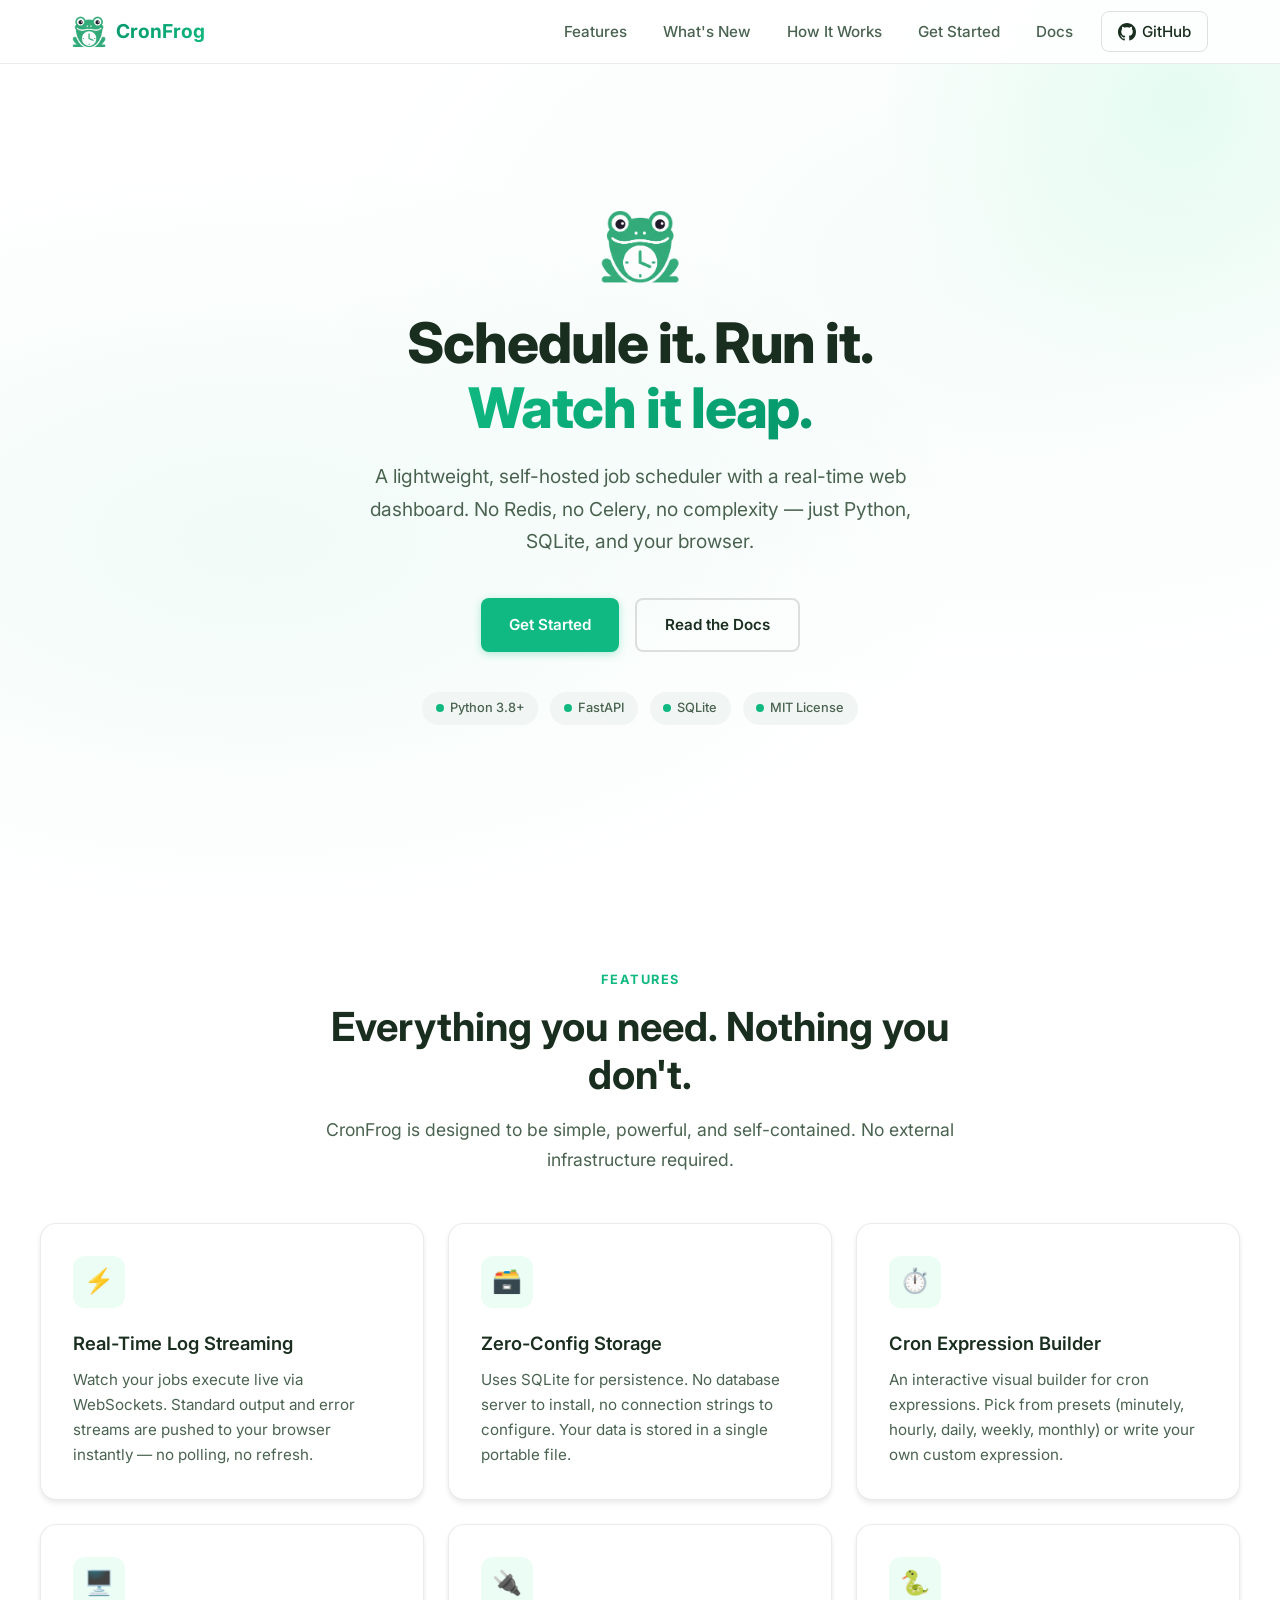
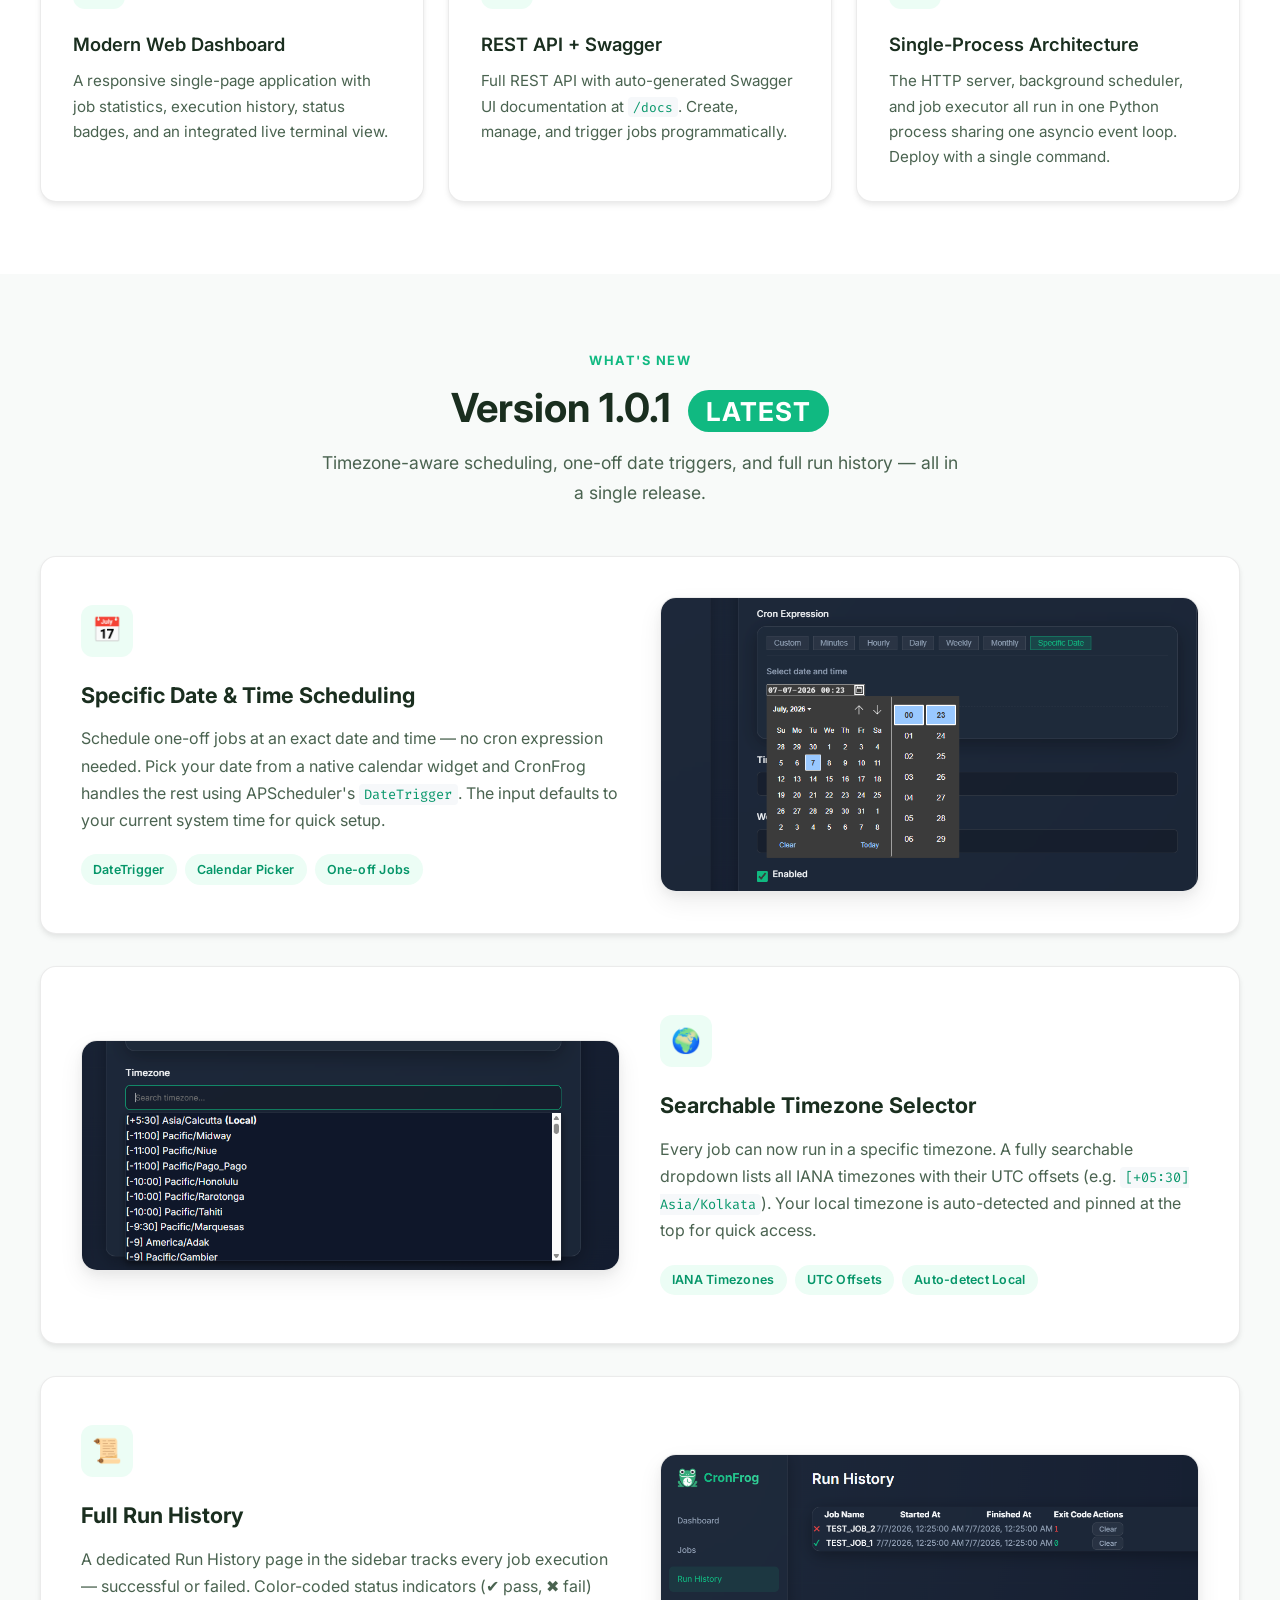
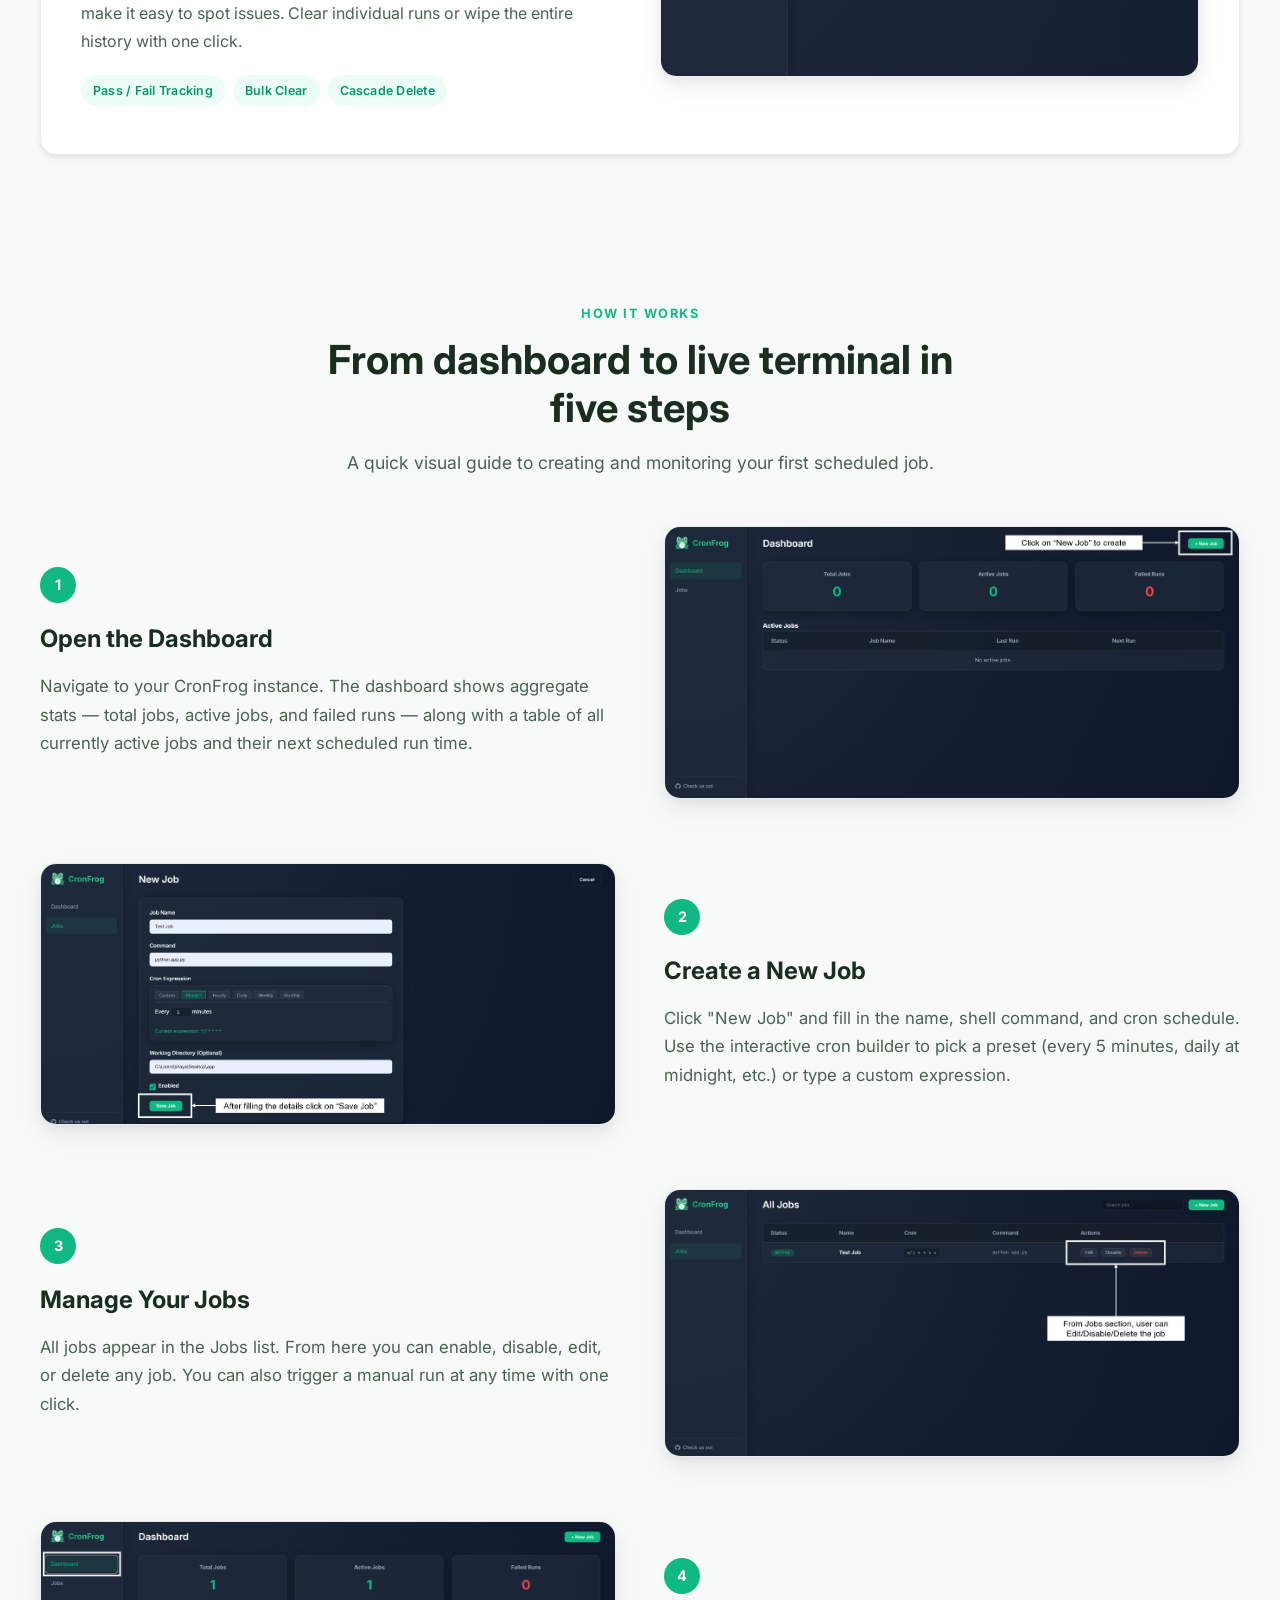
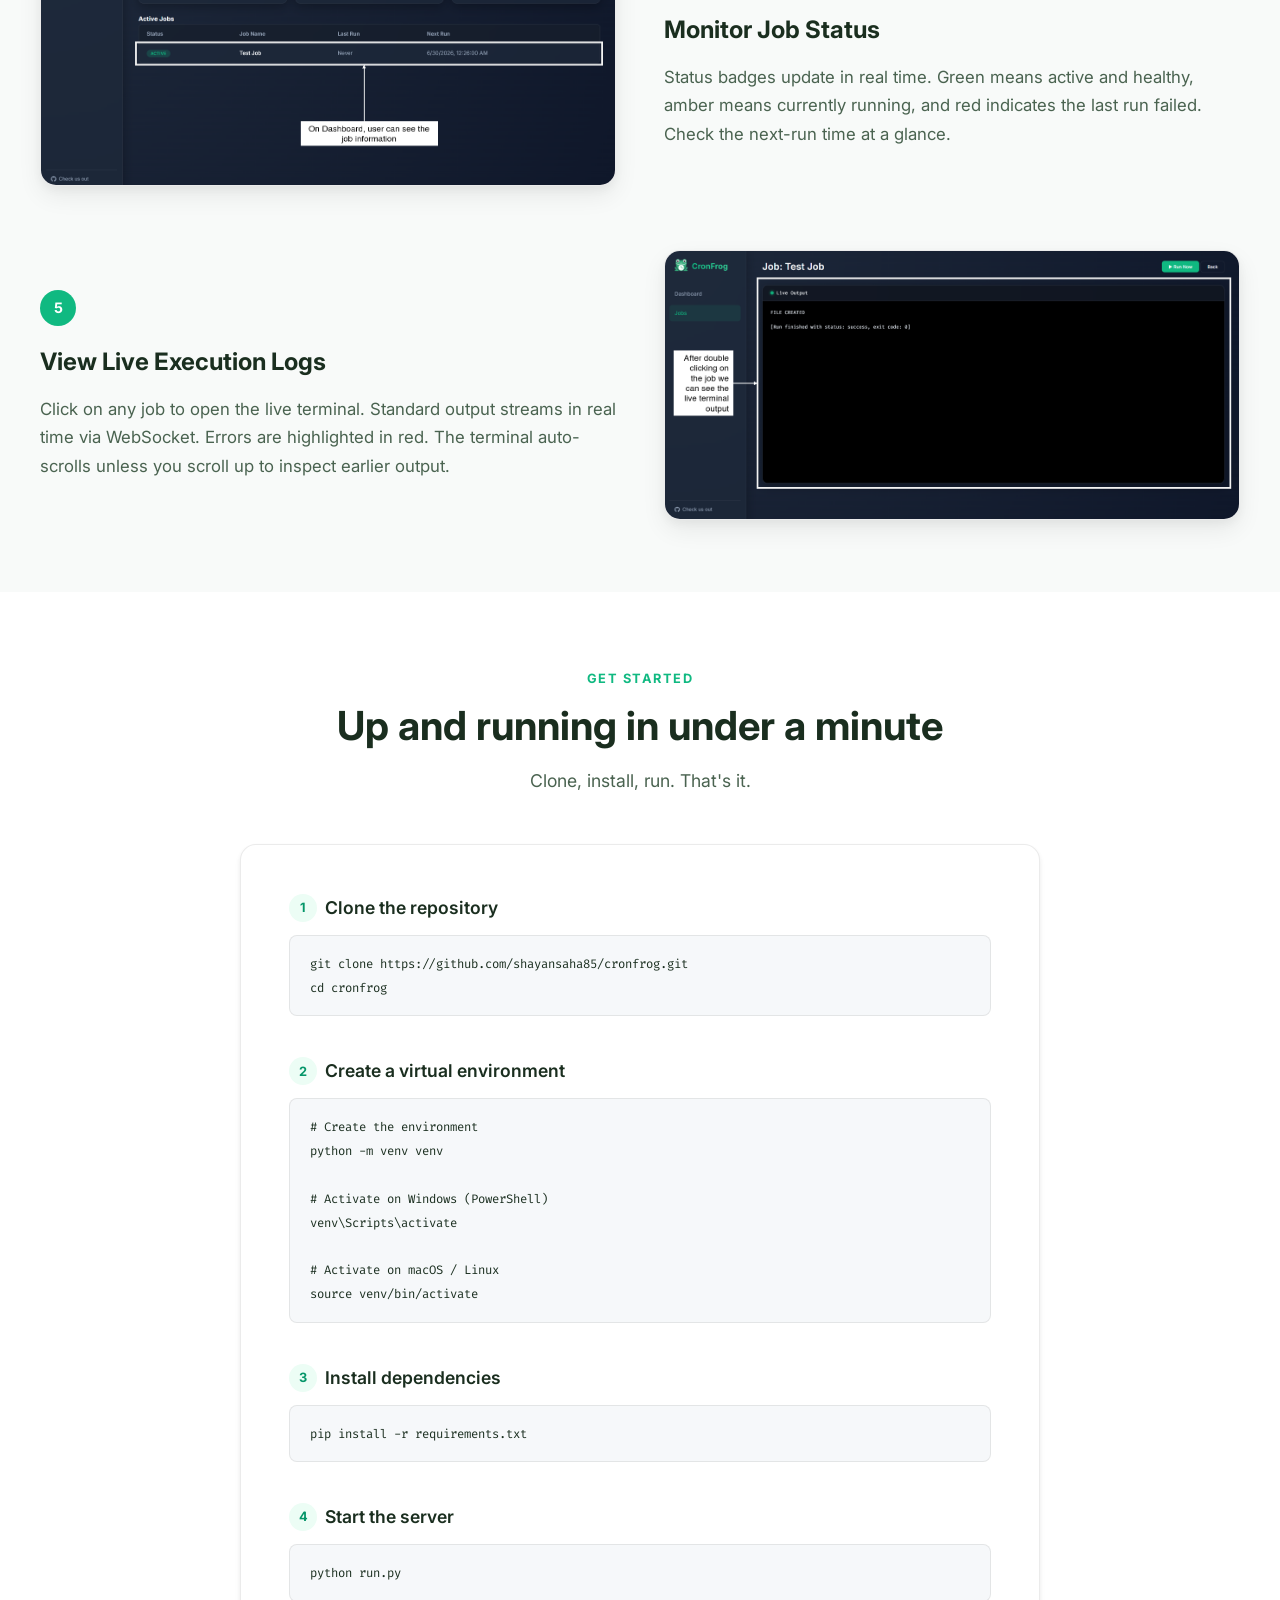
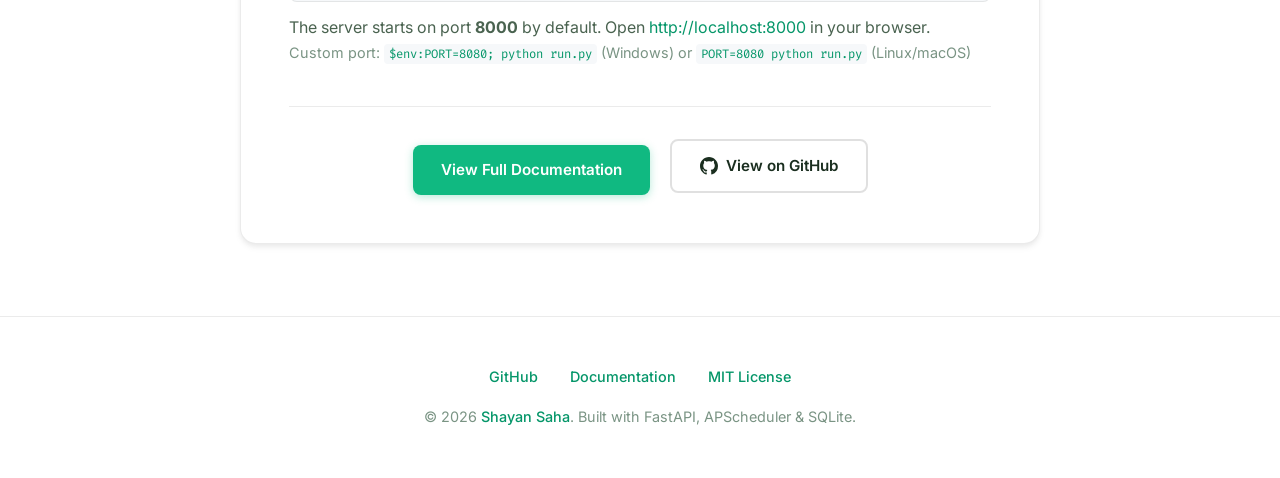
<file: index.html>
<!DOCTYPE html>
<html lang="en">
<head>
    <meta charset="UTF-8">
    <meta name="viewport" content="width=device-width, initial-scale=1.0">
    <title>CronFrog - Lightweight Job Scheduler with Real-Time Web UI</title>
    <meta name="description" content="CronFrog is a self-hosted, lightweight job scheduling application featuring a Python backend and an interactive web interface with live log streaming.">
    <link rel="icon" type="image/png" href="assets/cronfrog_logo.png">
    <link rel="stylesheet" href="css/style.css">
</head>
<body>

    <!-- ===================== NAVBAR ===================== -->
    <nav class="navbar">
        <div class="navbar-inner">
            <a href="index.html" class="navbar-brand">
                <img src="assets/cronfrog_logo.png" alt="CronFrog Logo">
                <span>CronFrog</span>
            </a>
            <div class="navbar-links" id="nav-menu">
                <a href="#features">Features</a>
                <a href="#whats-new">What's New</a>
                <a href="#how-it-works">How It Works</a>
                <a href="#download">Get Started</a>
                <a href="docs.html">Docs</a>
                <a href="https://github.com/shayansaha85/cronfrog" target="_blank" rel="noopener" class="nav-github">
                    <svg viewBox="0 0 16 16"><path d="M8 0C3.58 0 0 3.58 0 8c0 3.54 2.29 6.53 5.47 7.59.4.07.55-.17.55-.38 0-.19-.01-.82-.01-1.49-2.01.37-2.53-.49-2.69-.94-.09-.23-.48-.94-.82-1.13-.28-.15-.68-.52-.01-.53.63-.01 1.08.58 1.23.82.72 1.21 1.87.87 2.33.66.07-.52.28-.87.51-1.07-1.78-.2-3.64-.89-3.64-3.95 0-.87.31-1.59.82-2.15-.08-.2-.36-1.02.08-2.12 0 0 .67-.21 2.2.82.64-.18 1.32-.27 2-.27.68 0 1.36.09 2 .27 1.53-1.04 2.2-.82 2.2-.82.44 1.1.16 1.92.08 2.12.51.56.82 1.27.82 2.15 0 3.07-1.87 3.75-3.65 3.95.29.25.54.73.54 1.48 0 1.07-.01 1.93-.01 2.2 0 .21.15.46.55.38A8.013 8.013 0 0016 8c0-4.42-3.58-8-8-8z"/></svg>
                    GitHub
                </a>
            </div>
            <button class="navbar-toggle" id="nav-toggle" aria-label="Toggle navigation">
                <svg viewBox="0 0 24 24" fill="none" stroke="currentColor" stroke-width="2"><line x1="3" y1="6" x2="21" y2="6"/><line x1="3" y1="12" x2="21" y2="12"/><line x1="3" y1="18" x2="21" y2="18"/></svg>
            </button>
        </div>
    </nav>

    <!-- ===================== HERO ===================== -->
    <section class="hero">
        <div class="hero-content">
            <img src="assets/cronfrog_logo.png" alt="CronFrog" class="hero-logo">
            <h1>Schedule it. Run it.<br><span class="text-gradient">Watch it leap.</span></h1>
            <p>A lightweight, self-hosted job scheduler with a real-time web dashboard. No Redis, no Celery, no complexity — just Python, SQLite, and your browser.</p>
            <div class="hero-buttons">
                <a href="#download" class="btn btn-primary">Get Started</a>
                <a href="docs.html" class="btn btn-outline">Read the Docs</a>
            </div>
            <div class="hero-badges">
                <span class="hero-badge"><span class="dot"></span>Python 3.8+</span>
                <span class="hero-badge"><span class="dot"></span>FastAPI</span>
                <span class="hero-badge"><span class="dot"></span>SQLite</span>
                <span class="hero-badge"><span class="dot"></span>MIT License</span>
            </div>
        </div>
    </section>

    <div class="section-divider" aria-hidden="true"></div>

    <!-- ===================== FEATURES ===================== -->
    <section class="section section-alt" id="features">
        <div class="container">
            <div class="section-header">
                <span class="section-label">Features</span>
                <h2>Everything you need. Nothing you don't.</h2>
                <p>CronFrog is designed to be simple, powerful, and self-contained. No external infrastructure required.</p>
            </div>
            <div class="features-grid">
                <div class="feature-card card card-elevated">
                    <div class="icon-wrapper">⚡</div>
                    <h3>Real-Time Log Streaming</h3>
                    <p>Watch your jobs execute live via WebSockets. Standard output and error streams are pushed to your browser instantly — no polling, no refresh.</p>
                </div>
                <div class="feature-card card card-elevated">
                    <div class="icon-wrapper">🗃️</div>
                    <h3>Zero-Config Storage</h3>
                    <p>Uses SQLite for persistence. No database server to install, no connection strings to configure. Your data is stored in a single portable file.</p>
                </div>
                <div class="feature-card card card-elevated">
                    <div class="icon-wrapper">⏱️</div>
                    <h3>Cron Expression Builder</h3>
                    <p>An interactive visual builder for cron expressions. Pick from presets (minutely, hourly, daily, weekly, monthly) or write your own custom expression.</p>
                </div>
                <div class="feature-card card card-elevated">
                    <div class="icon-wrapper">🖥️</div>
                    <h3>Modern Web Dashboard</h3>
                    <p>A responsive single-page application with job statistics, execution history, status badges, and an integrated live terminal view.</p>
                </div>
                <div class="feature-card card card-elevated">
                    <div class="icon-wrapper">🔌</div>
                    <h3>REST API + Swagger</h3>
                    <p>Full REST API with auto-generated Swagger UI documentation at <code>/docs</code>. Create, manage, and trigger jobs programmatically.</p>
                </div>
                <div class="feature-card card card-elevated">
                    <div class="icon-wrapper">🐍</div>
                    <h3>Single-Process Architecture</h3>
                    <p>The HTTP server, background scheduler, and job executor all run in one Python process sharing one asyncio event loop. Deploy with a single command.</p>
                </div>
            </div>
        </div>
    </section>

    <!-- ===================== WHAT'S NEW v1.0.1 ===================== -->
    <section class="section" id="whats-new">
        <div class="container">
            <div class="section-header">
                <span class="section-label">What's New</span>
                <h2>Version 1.0.1 <span class="version-badge">Latest</span></h2>
                <p>Timezone-aware scheduling, one-off date triggers, and full run history — all in a single release.</p>
            </div>
            <div class="release-features">

                <div class="release-item card card-elevated">
                    <div class="release-text">
                        <div class="release-icon">📅</div>
                        <h3>Specific Date & Time Scheduling</h3>
                        <p>Schedule one-off jobs at an exact date and time — no cron expression needed. Pick your date from a native calendar widget and CronFrog handles the rest using APScheduler's <code>DateTrigger</code>. The input defaults to your current system time for quick setup.</p>
                        <div class="release-tags">
                            <span class="release-tag">DateTrigger</span>
                            <span class="release-tag">Calendar Picker</span>
                            <span class="release-tag">One-off Jobs</span>
                        </div>
                    </div>
                    <div class="release-image card">
                        <img src="assets/datetimePicker.png" alt="Date and Time Picker for scheduling one-off jobs">
                    </div>
                </div>

                <div class="release-item card card-elevated">
                    <div class="release-text">
                        <div class="release-icon">🌍</div>
                        <h3>Searchable Timezone Selector</h3>
                        <p>Every job can now run in a specific timezone. A fully searchable dropdown lists all IANA timezones with their UTC offsets (e.g. <code>[+05:30] Asia/Kolkata</code>). Your local timezone is auto-detected and pinned at the top for quick access.</p>
                        <div class="release-tags">
                            <span class="release-tag">IANA Timezones</span>
                            <span class="release-tag">UTC Offsets</span>
                            <span class="release-tag">Auto-detect Local</span>
                        </div>
                    </div>
                    <div class="release-image card">
                        <img src="assets/timezonePicker.png" alt="Searchable timezone selector with UTC offsets">
                    </div>
                </div>

                <div class="release-item card card-elevated">
                    <div class="release-text">
                        <div class="release-icon">📜</div>
                        <h3>Full Run History</h3>
                        <p>A dedicated Run History page in the sidebar tracks every job execution — successful or failed. Color-coded status indicators (✔ pass, ✖ fail) make it easy to spot issues. Clear individual runs or wipe the entire history with one click.</p>
                        <div class="release-tags">
                            <span class="release-tag">Pass / Fail Tracking</span>
                            <span class="release-tag">Bulk Clear</span>
                            <span class="release-tag">Cascade Delete</span>
                        </div>
                    </div>
                    <div class="release-image card">
                        <img src="assets/jobHistory.png" alt="Run history page showing passed and failed job runs">
                    </div>
                </div>

            </div>
        </div>
    </section>

    <!-- ===================== HOW IT WORKS ===================== -->
    <section class="section" id="how-it-works">
        <div class="container">
            <div class="section-header">
                <span class="section-label">How It Works</span>
                <h2>From dashboard to live terminal in five steps</h2>
                <p>A quick visual guide to creating and monitoring your first scheduled job.</p>
            </div>
            <div class="steps-list">
                <div class="step-item">
                    <div class="step-text">
                        <div class="step-number">1</div>
                        <h3>Open the Dashboard</h3>
                        <p>Navigate to your CronFrog instance. The dashboard shows aggregate stats — total jobs, active jobs, and failed runs — along with a table of all currently active jobs and their next scheduled run time.</p>
                    </div>
                    <div class="step-image card">
                        <img src="assets/steps/step_1.png" alt="CronFrog Dashboard Overview">
                    </div>
                </div>
                <div class="step-item">
                    <div class="step-text">
                        <div class="step-number">2</div>
                        <h3>Create a New Job</h3>
                        <p>Click "New Job" and fill in the name, shell command, and cron schedule. Use the interactive cron builder to pick a preset (every 5 minutes, daily at midnight, etc.) or type a custom expression.</p>
                    </div>
                    <div class="step-image card">
                        <img src="assets/steps/step_2.png" alt="Create a New Cron Job">
                    </div>
                </div>
                <div class="step-item">
                    <div class="step-text">
                        <div class="step-number">3</div>
                        <h3>Manage Your Jobs</h3>
                        <p>All jobs appear in the Jobs list. From here you can enable, disable, edit, or delete any job. You can also trigger a manual run at any time with one click.</p>
                    </div>
                    <div class="step-image card">
                        <img src="assets/steps/step_3.png" alt="Job Management List">
                    </div>
                </div>
                <div class="step-item">
                    <div class="step-text">
                        <div class="step-number">4</div>
                        <h3>Monitor Job Status</h3>
                        <p>Status badges update in real time. Green means active and healthy, amber means currently running, and red indicates the last run failed. Check the next-run time at a glance.</p>
                    </div>
                    <div class="step-image card">
                        <img src="assets/steps/step_4.png" alt="Job Status Monitoring">
                    </div>
                </div>
                <div class="step-item">
                    <div class="step-text">
                        <div class="step-number">5</div>
                        <h3>View Live Execution Logs</h3>
                        <p>Click on any job to open the live terminal. Standard output streams in real time via WebSocket. Errors are highlighted in red. The terminal auto-scrolls unless you scroll up to inspect earlier output.</p>
                    </div>
                    <div class="step-image card">
                        <img src="assets/steps/step_5.png" alt="Live Execution Terminal">
                    </div>
                </div>
            </div>
        </div>
    </section>

    <!-- ===================== DOWNLOAD / SETUP ===================== -->
    <section class="section section-alt" id="download">
        <div class="container">
            <div class="section-header">
                <span class="section-label">Get Started</span>
                <h2>Up and running in under a minute</h2>
                <p>Clone, install, run. That's it.</p>
            </div>
            <div class="setup-card card card-elevated">
                <div class="setup-step">
                    <h3><span class="step-marker">1</span> Clone the repository</h3>
                    <pre><code>git clone https://github.com/shayansaha85/cronfrog.git
cd cronfrog</code></pre>
                </div>
                <div class="setup-step">
                    <h3><span class="step-marker">2</span> Create a virtual environment</h3>
                    <pre><code># Create the environment
python -m venv venv

# Activate on Windows (PowerShell)
venv\Scripts\activate

# Activate on macOS / Linux
source venv/bin/activate</code></pre>
                </div>
                <div class="setup-step">
                    <h3><span class="step-marker">3</span> Install dependencies</h3>
                    <pre><code>pip install -r requirements.txt</code></pre>
                </div>
                <div class="setup-step">
                    <h3><span class="step-marker">4</span> Start the server</h3>
                    <pre><code>python run.py</code></pre>
                    <p style="margin-top: 0.75rem; color: var(--text-secondary);">
                        The server starts on port <strong>8000</strong> by default. Open
                        <a href="http://localhost:8000" target="_blank">http://localhost:8000</a> in your browser.
                    </p>
                    <p style="color: var(--text-tertiary); font-size: 0.9rem;">
                        Custom port: <code>$env:PORT=8080; python run.py</code> (Windows) or <code>PORT=8080 python run.py</code> (Linux/macOS)
                    </p>
                </div>
                <div style="text-align: center; margin-top: 2.5rem; padding-top: 2rem; border-top: 1px solid var(--border);">
                    <a href="docs.html" class="btn btn-primary">View Full Documentation</a>
                    <a href="https://github.com/shayansaha85/cronfrog" target="_blank" class="btn btn-outline" style="margin-left: 1rem;">
                        <svg width="18" height="18" viewBox="0 0 16 16" fill="currentColor"><path d="M8 0C3.58 0 0 3.58 0 8c0 3.54 2.29 6.53 5.47 7.59.4.07.55-.17.55-.38 0-.19-.01-.82-.01-1.49-2.01.37-2.53-.49-2.69-.94-.09-.23-.48-.94-.82-1.13-.28-.15-.68-.52-.01-.53.63-.01 1.08.58 1.23.82.72 1.21 1.87.87 2.33.66.07-.52.28-.87.51-1.07-1.78-.2-3.64-.89-3.64-3.95 0-.87.31-1.59.82-2.15-.08-.2-.36-1.02.08-2.12 0 0 .67-.21 2.2.82.64-.18 1.32-.27 2-.27.68 0 1.36.09 2 .27 1.53-1.04 2.2-.82 2.2-.82.44 1.1.16 1.92.08 2.12.51.56.82 1.27.82 2.15 0 3.07-1.87 3.75-3.65 3.95.29.25.54.73.54 1.48 0 1.07-.01 1.93-.01 2.2 0 .21.15.46.55.38A8.013 8.013 0 0016 8c0-4.42-3.58-8-8-8z"/></svg>
                        View on GitHub
                    </a>
                </div>
            </div>
        </div>
    </section>

    <!-- ===================== FOOTER ===================== -->
    <footer class="footer">
        <div class="footer-links">
            <a href="https://github.com/shayansaha85/cronfrog" target="_blank">GitHub</a>
            <a href="docs.html">Documentation</a>
            <a href="https://github.com/shayansaha85/cronfrog/blob/master/LICENSE" target="_blank">MIT License</a>
        </div>
        <p>&copy; 2026 <a href="https://github.com/shayansaha85" target="_blank">Shayan Saha</a>. Built with FastAPI, APScheduler &amp; SQLite.</p>
    </footer>

    <script src="js/script.js"></script>
</body>
</html>
</file>
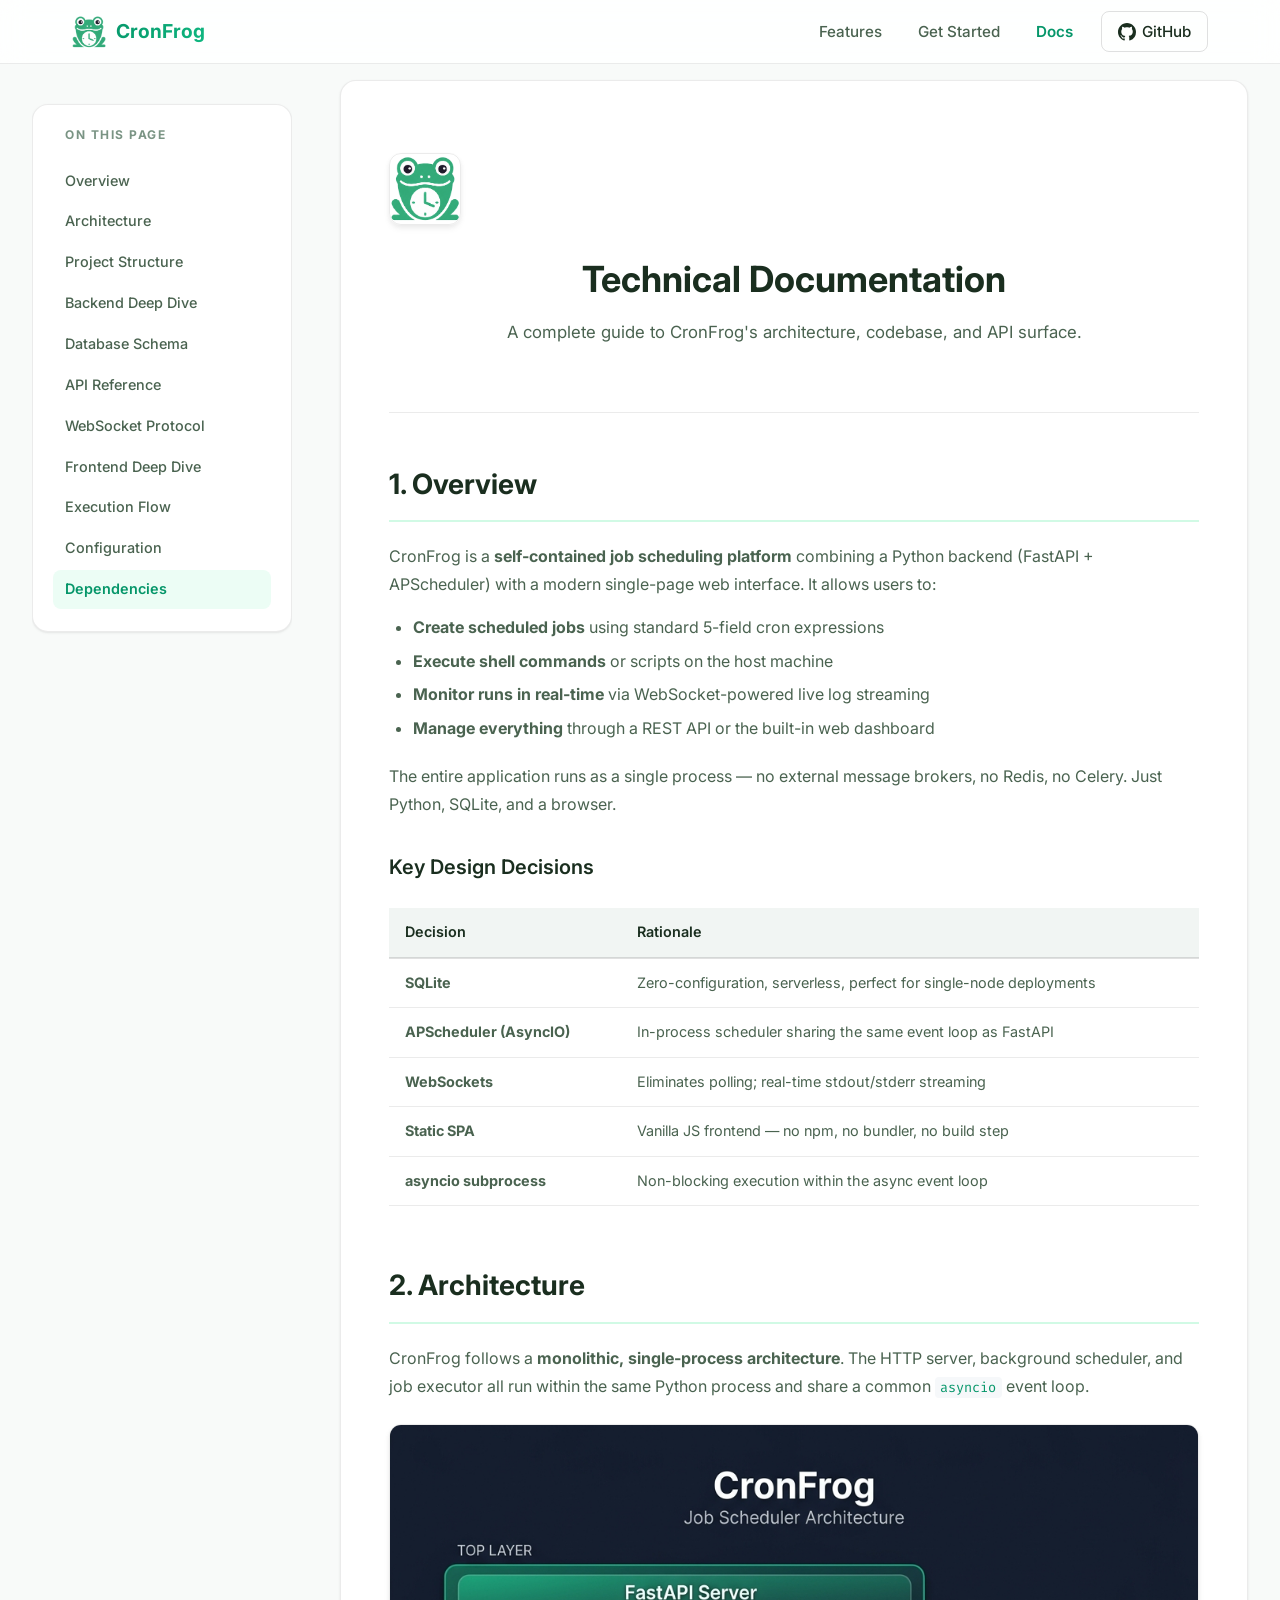
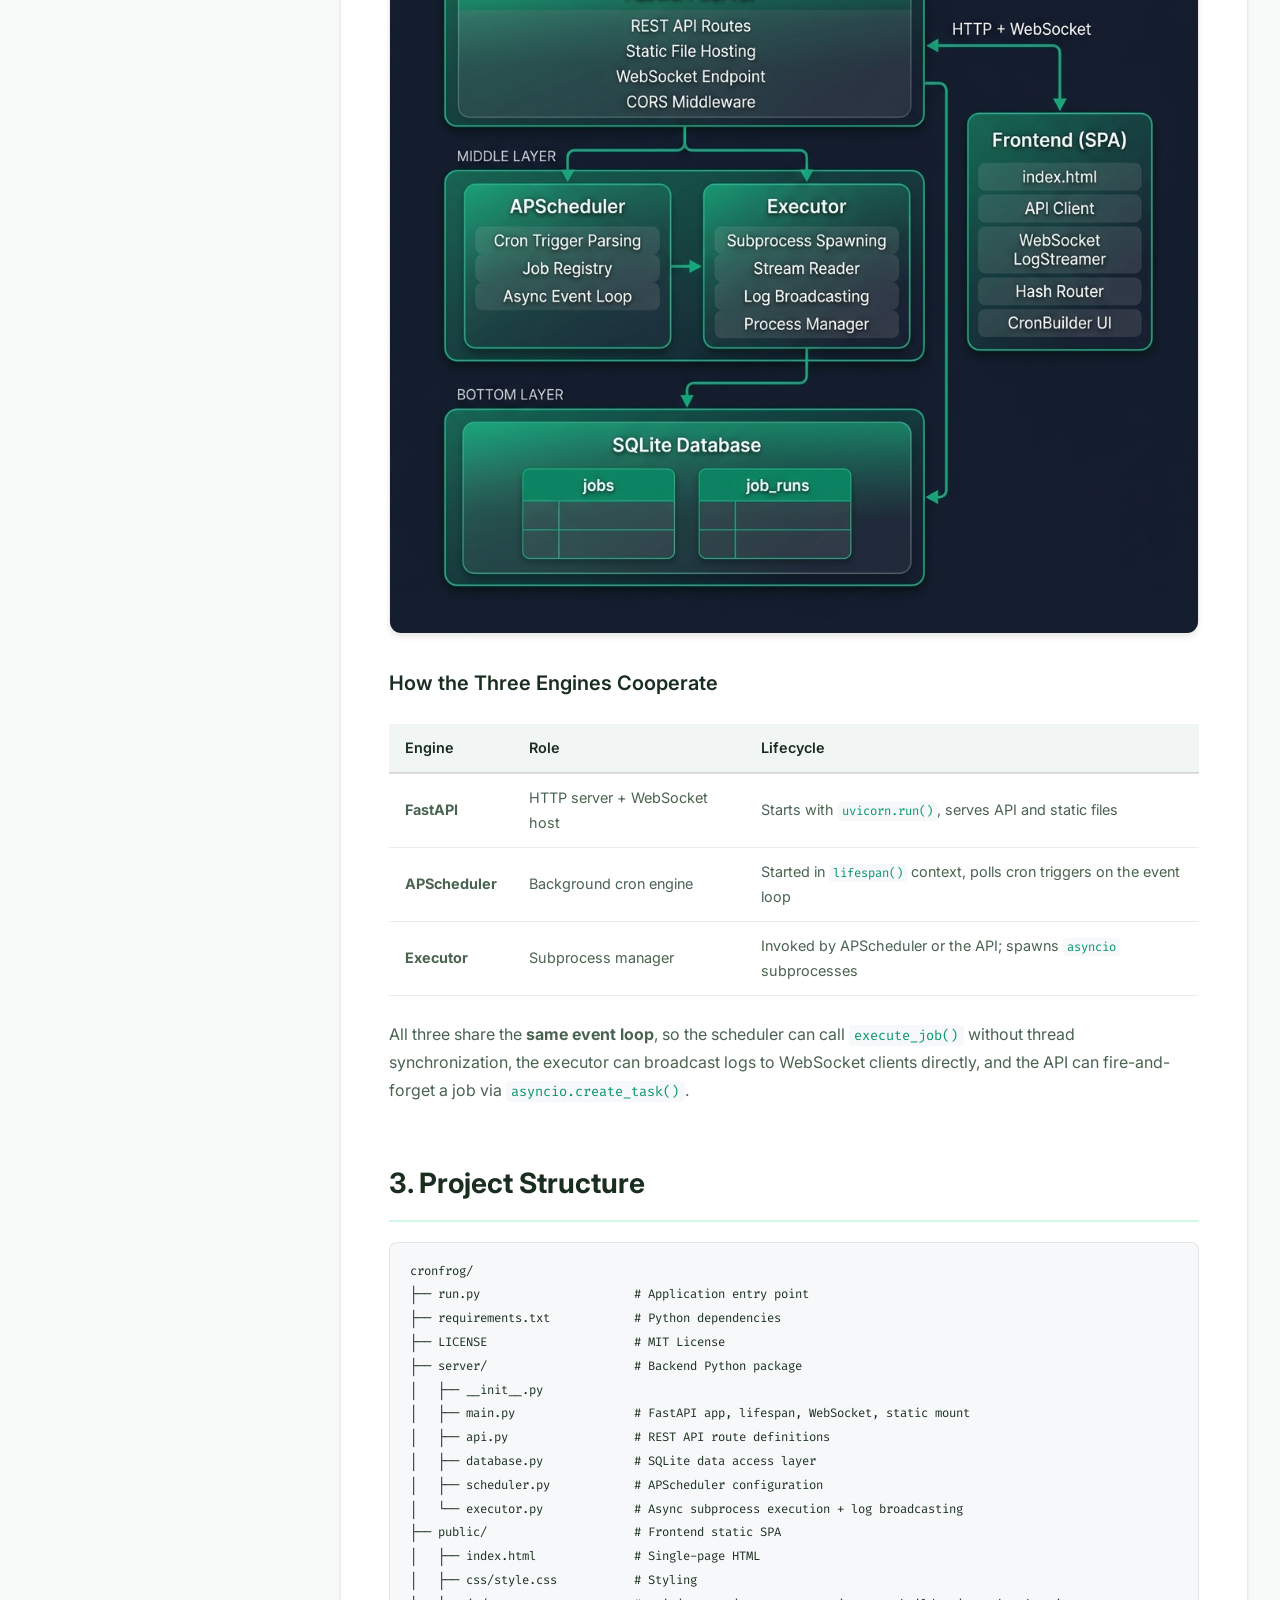
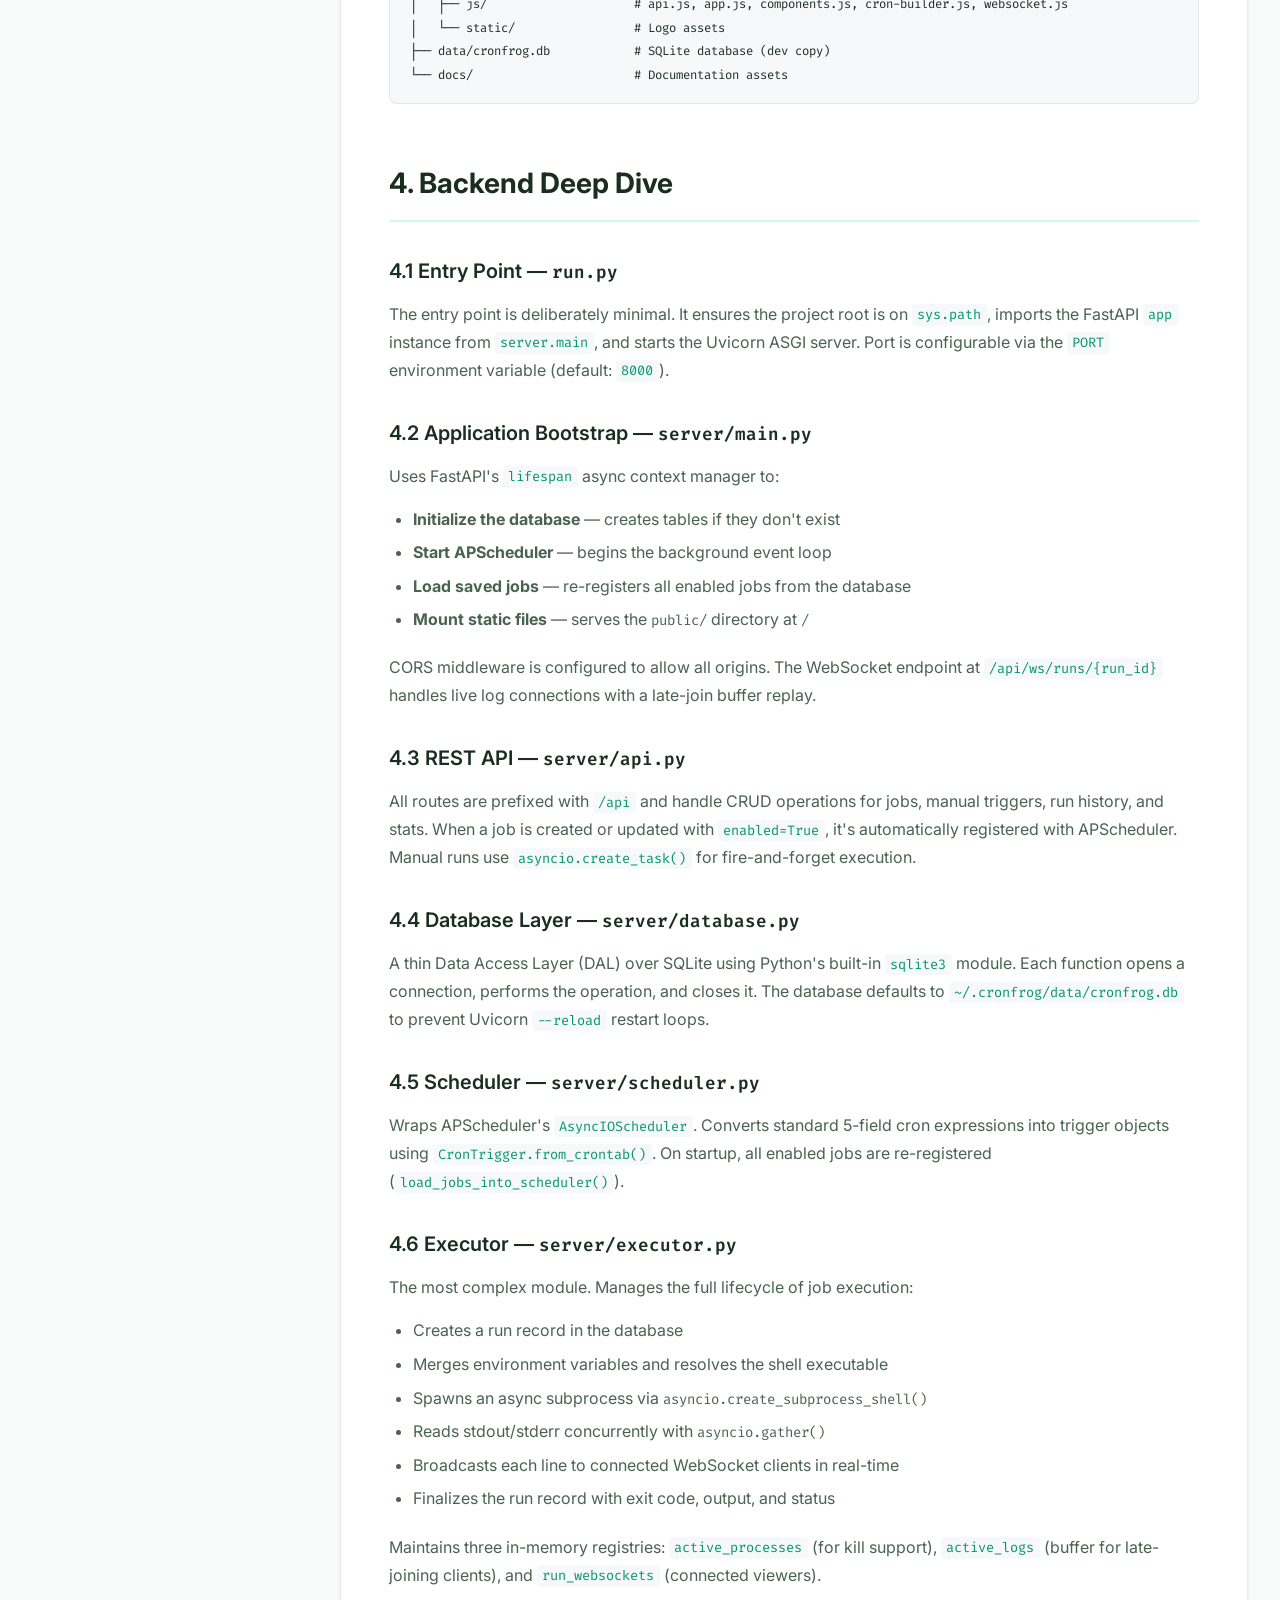
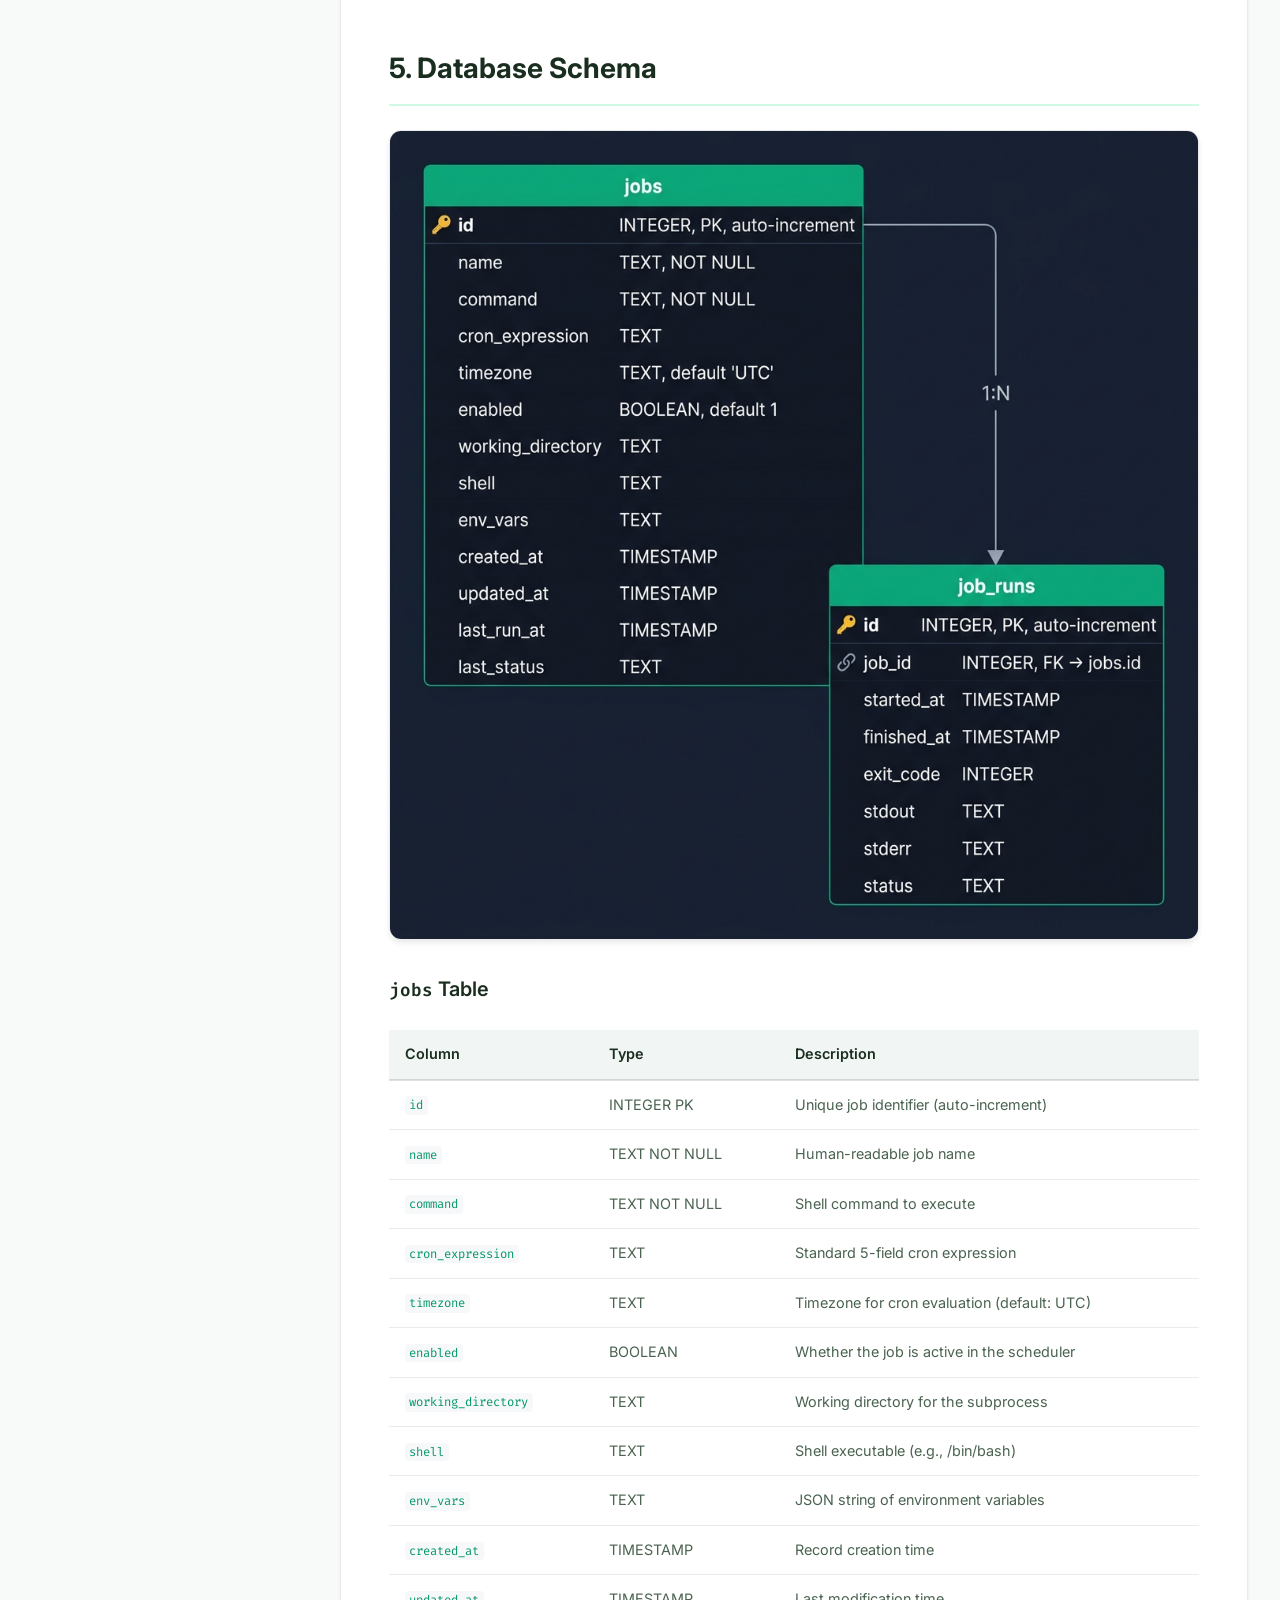
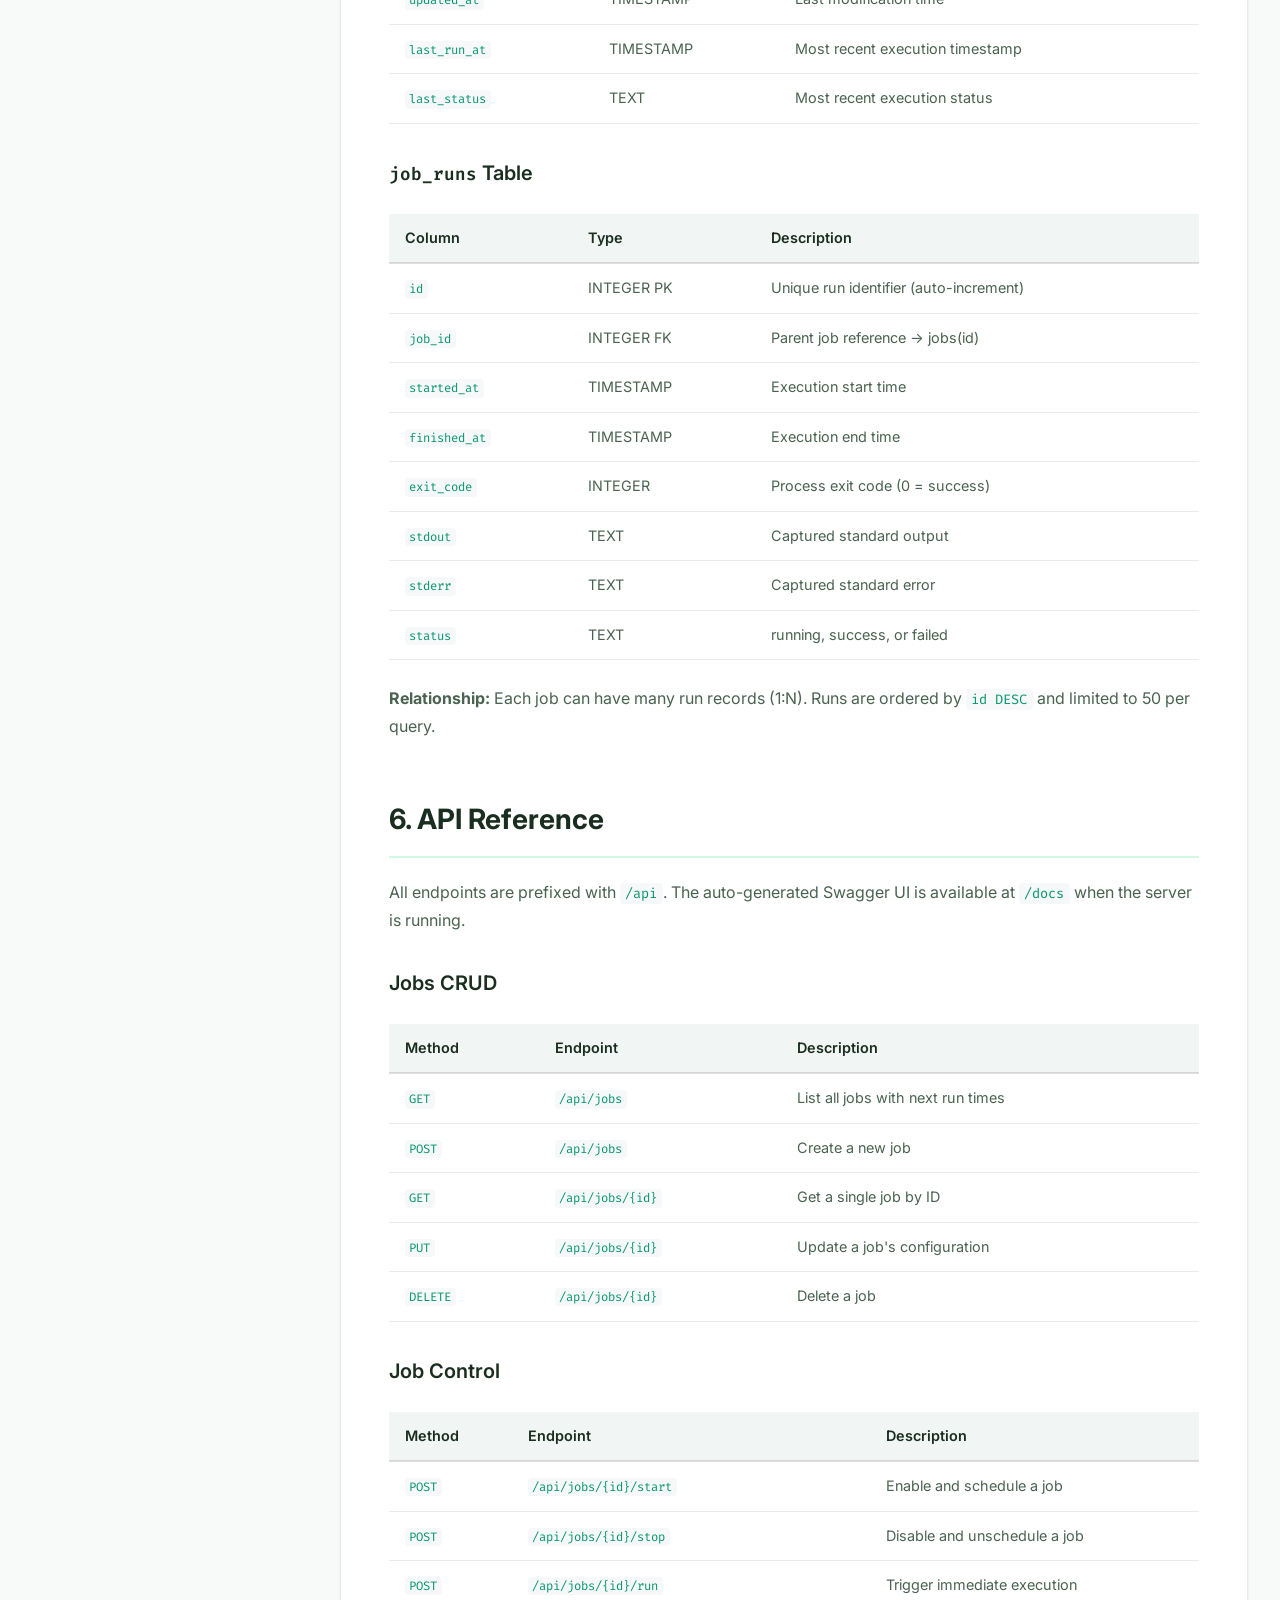
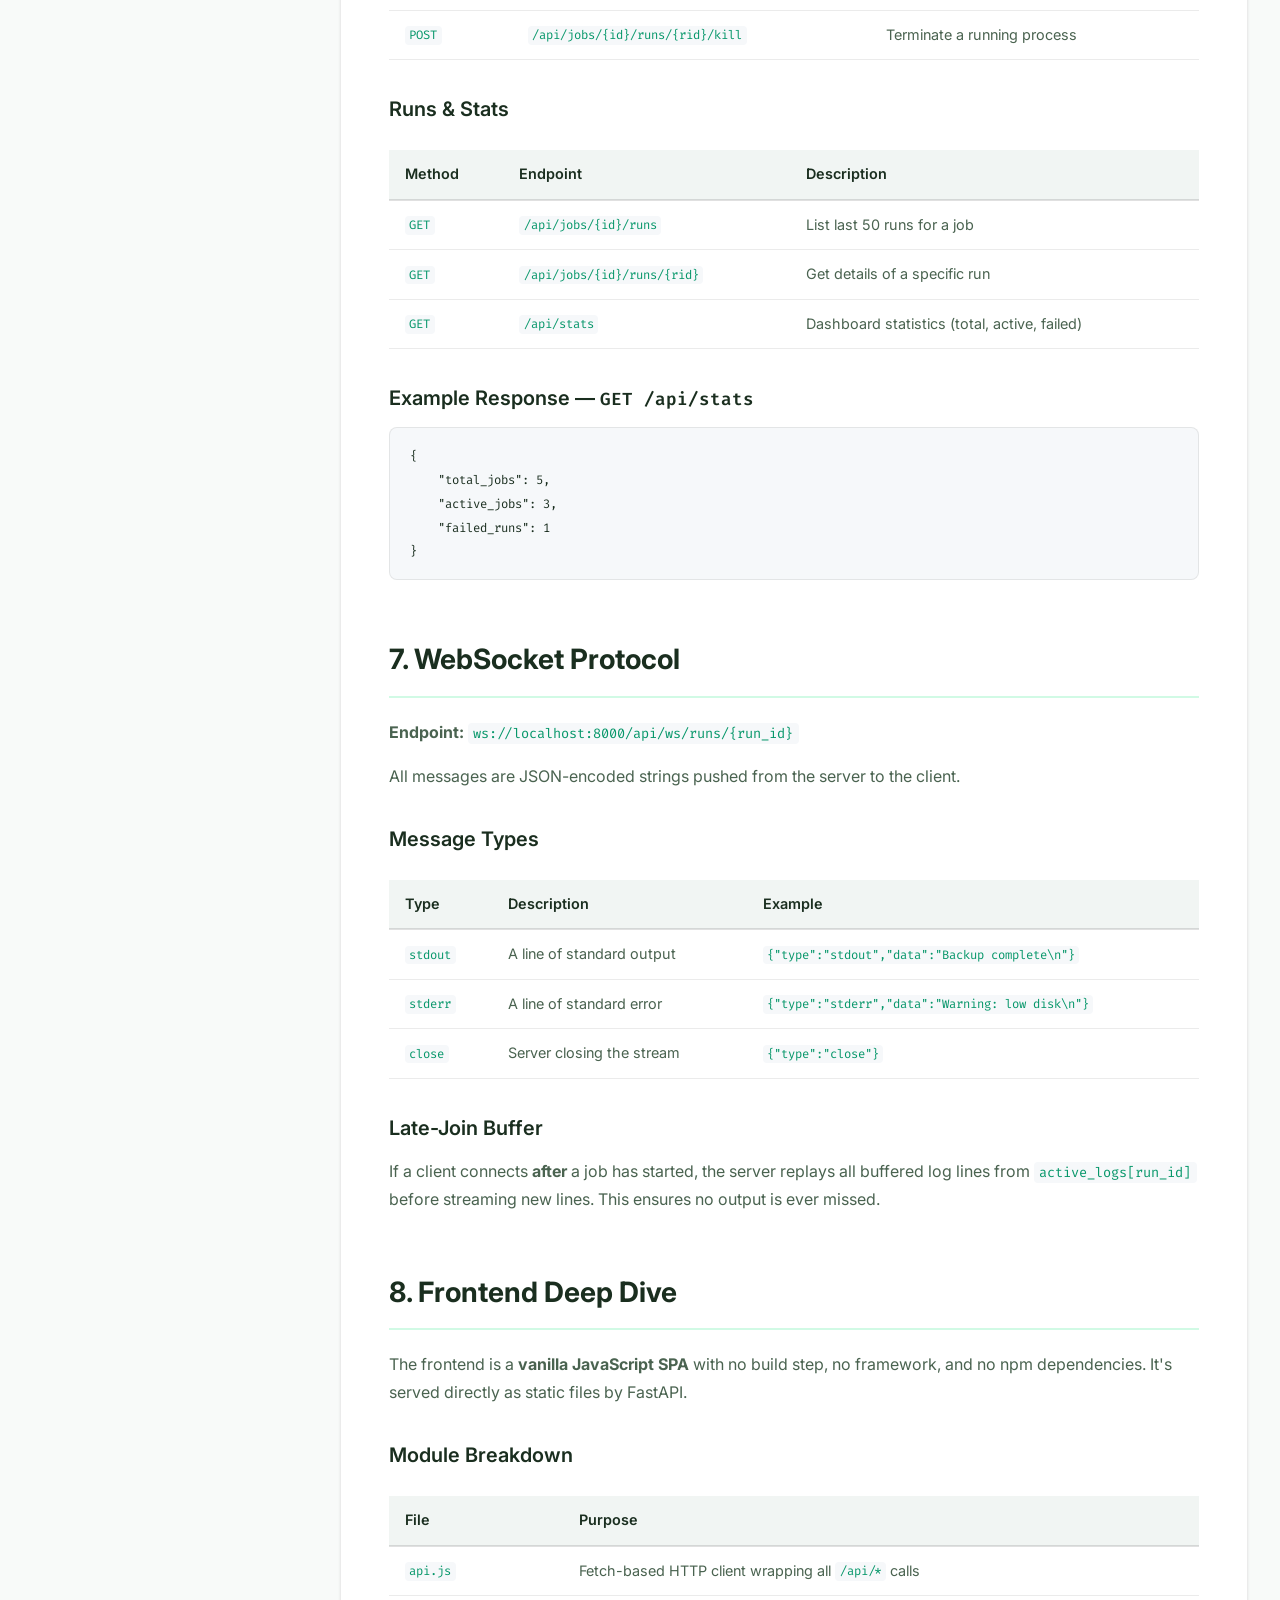
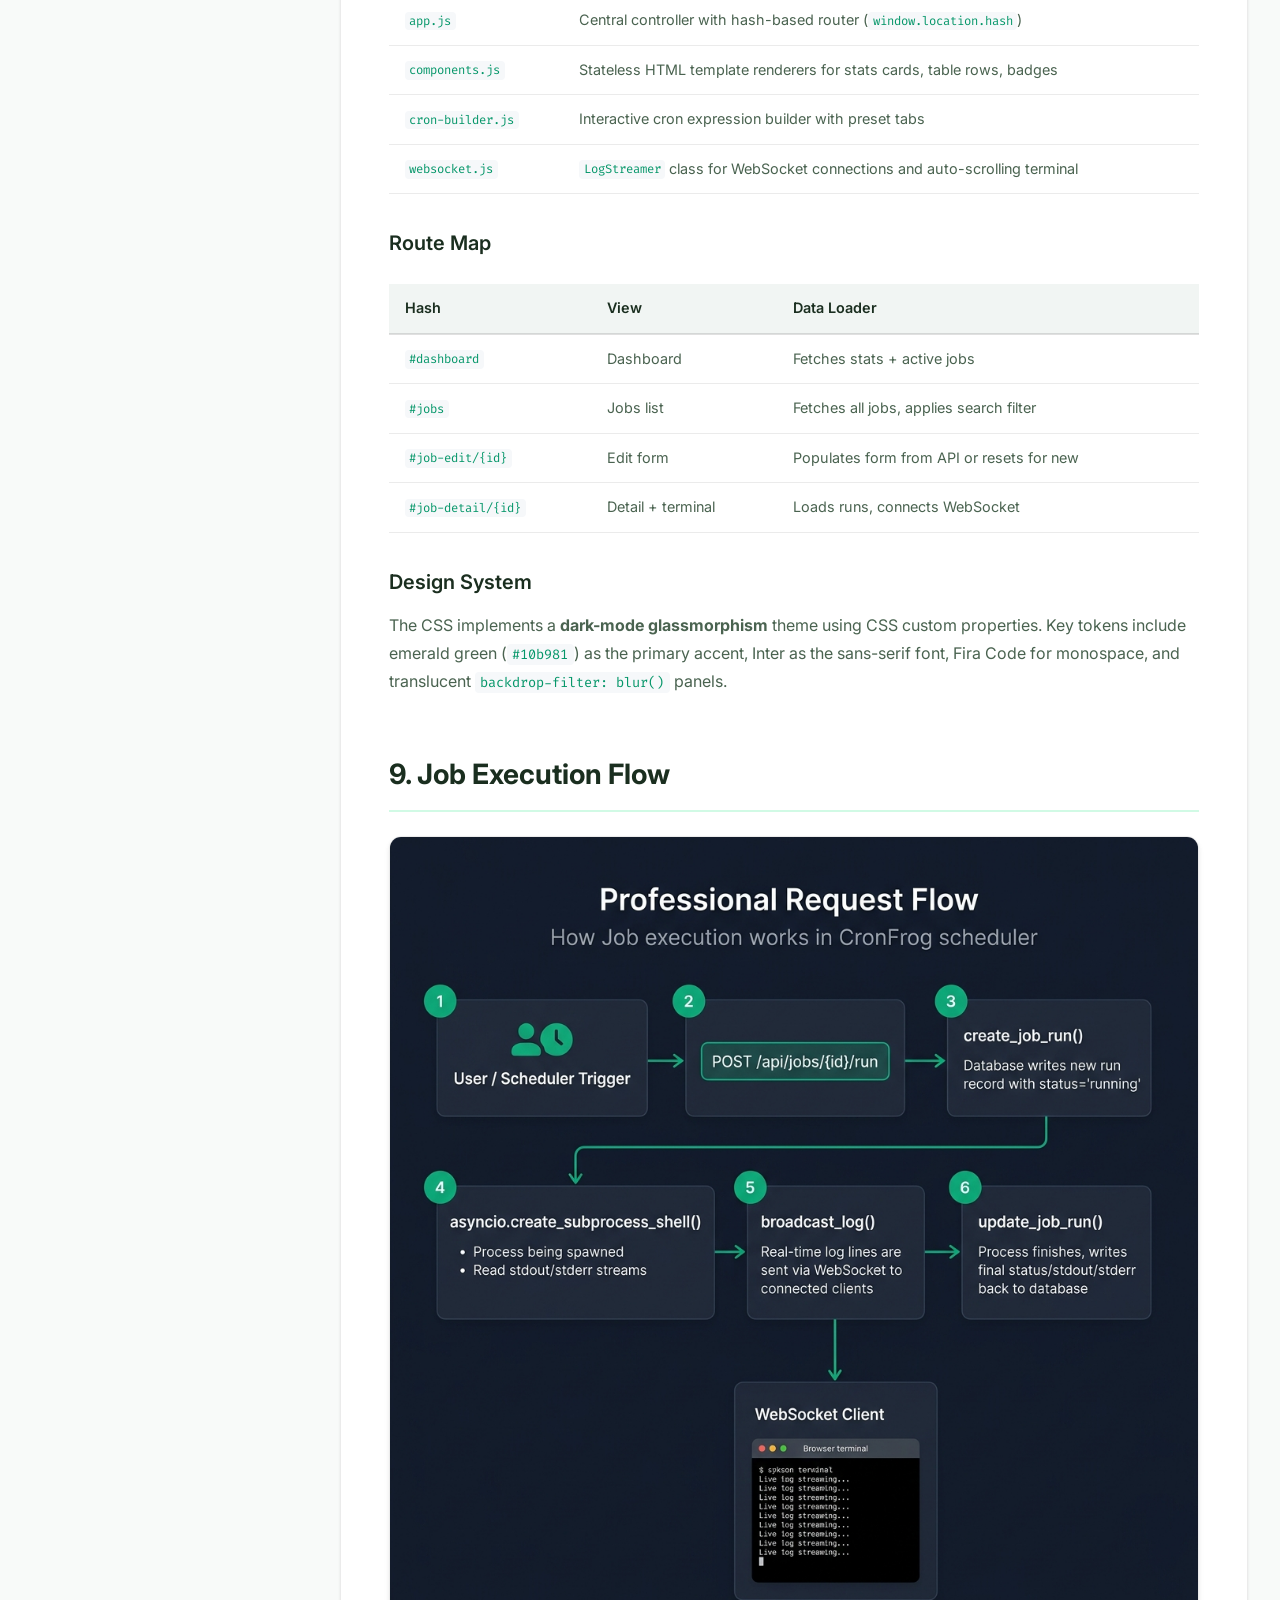
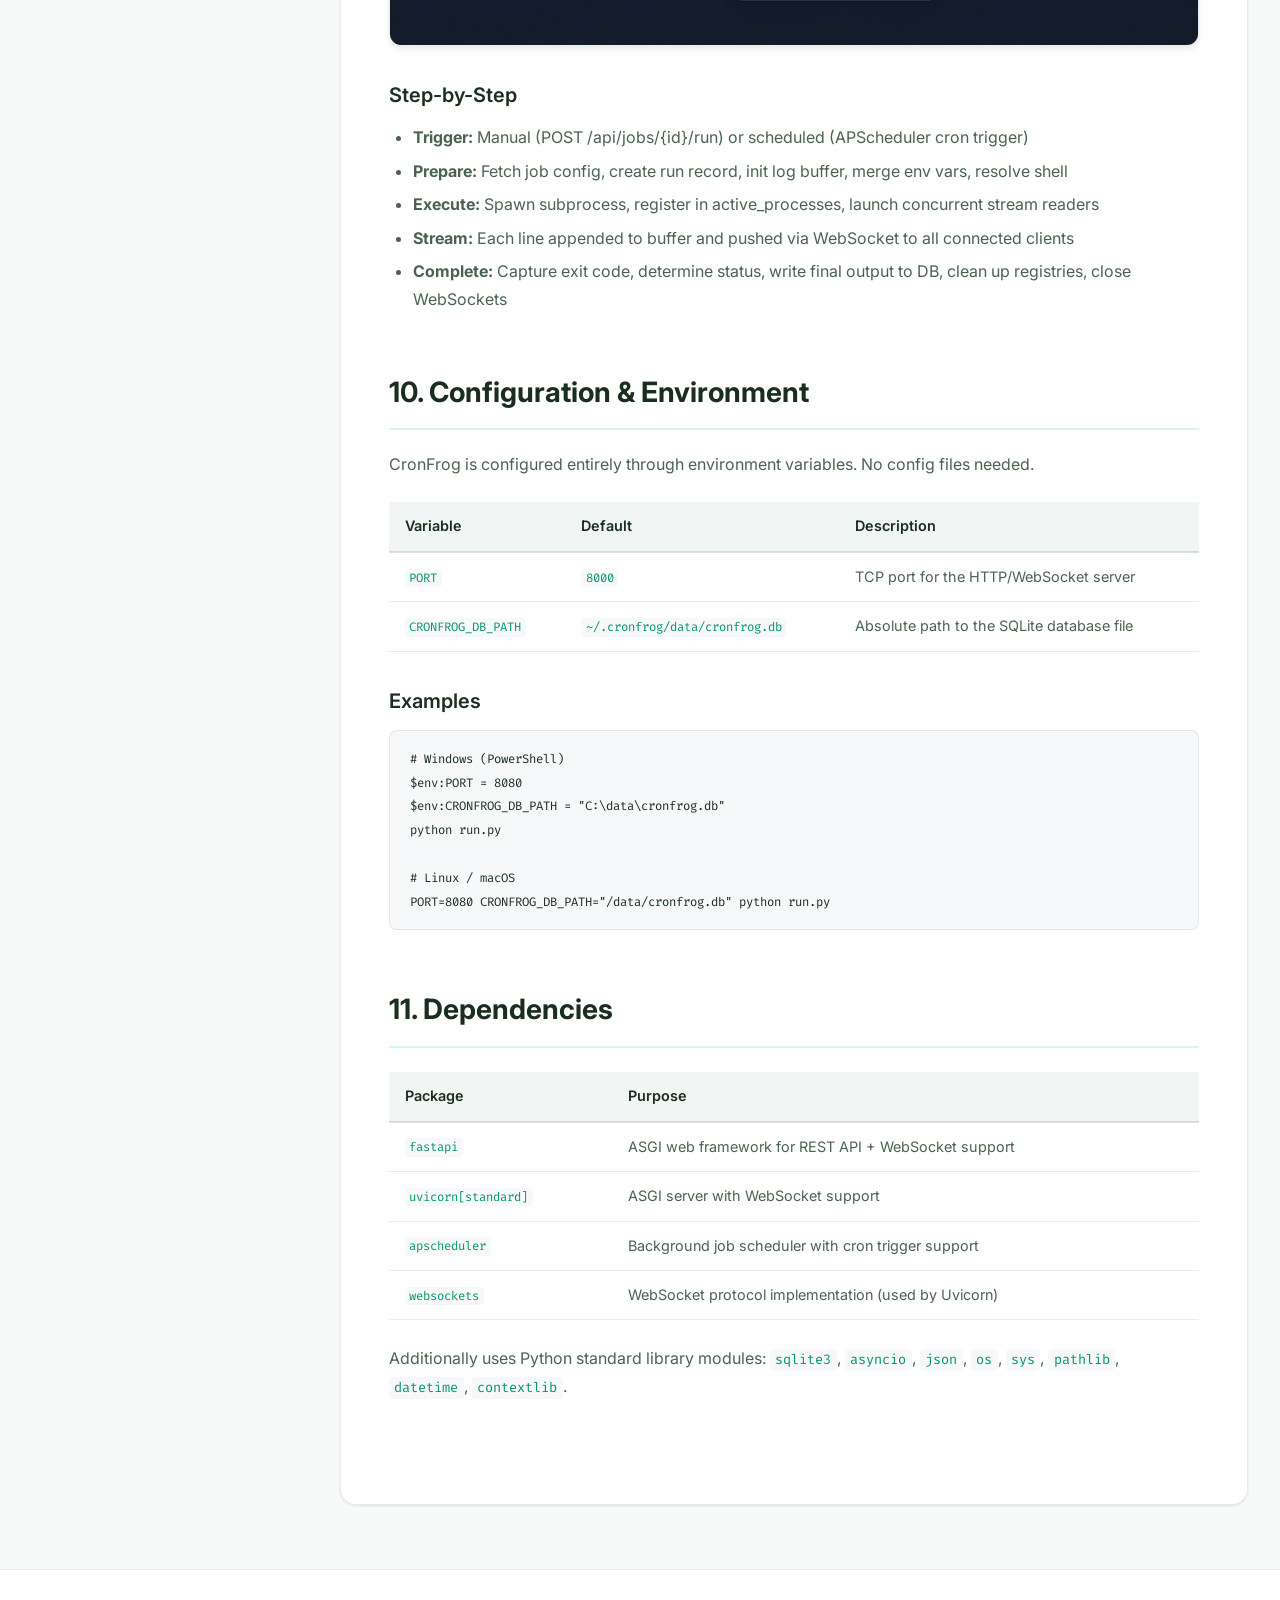
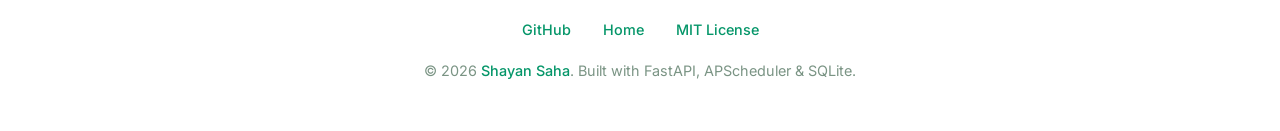
<file: docs.html>
<!DOCTYPE html>
<html lang="en">
<head>
    <meta charset="UTF-8">
    <meta name="viewport" content="width=device-width, initial-scale=1.0">
    <title>CronFrog — Technical Documentation</title>
    <meta name="description" content="Complete technical documentation for CronFrog: architecture, API reference, database schema, WebSocket protocol, and frontend deep dive.">
    <link rel="icon" type="image/png" href="assets/cronfrog_logo.png">
    <link rel="stylesheet" href="css/style.css">
</head>
<body>

    <!-- ===================== NAVBAR ===================== -->
    <nav class="navbar">
        <div class="navbar-inner">
            <a href="index.html" class="navbar-brand">
                <img src="assets/cronfrog_logo.png" alt="CronFrog Logo">
                <span>CronFrog</span>
            </a>
            <div class="navbar-links" id="nav-menu">
                <a href="index.html#features">Features</a>
                <a href="index.html#download">Get Started</a>
                <a href="docs.html" class="active">Docs</a>
                <a href="https://github.com/shayansaha85/cronfrog" target="_blank" rel="noopener" class="nav-github">
                    <svg viewBox="0 0 16 16"><path d="M8 0C3.58 0 0 3.58 0 8c0 3.54 2.29 6.53 5.47 7.59.4.07.55-.17.55-.38 0-.19-.01-.82-.01-1.49-2.01.37-2.53-.49-2.69-.94-.09-.23-.48-.94-.82-1.13-.28-.15-.68-.52-.01-.53.63-.01 1.08.58 1.23.82.72 1.21 1.87.87 2.33.66.07-.52.28-.87.51-1.07-1.78-.2-3.64-.89-3.64-3.95 0-.87.31-1.59.82-2.15-.08-.2-.36-1.02.08-2.12 0 0 .67-.21 2.2.82.64-.18 1.32-.27 2-.27.68 0 1.36.09 2 .27 1.53-1.04 2.2-.82 2.2-.82.44 1.1.16 1.92.08 2.12.51.56.82 1.27.82 2.15 0 3.07-1.87 3.75-3.65 3.95.29.25.54.73.54 1.48 0 1.07-.01 1.93-.01 2.2 0 .21.15.46.55.38A8.013 8.013 0 0016 8c0-4.42-3.58-8-8-8z"/></svg>
                    GitHub
                </a>
            </div>
            <button class="navbar-toggle" id="nav-toggle" aria-label="Toggle navigation">
                <svg viewBox="0 0 24 24" fill="none" stroke="currentColor" stroke-width="2"><line x1="3" y1="6" x2="21" y2="6"/><line x1="3" y1="12" x2="21" y2="12"/><line x1="3" y1="18" x2="21" y2="18"/></svg>
            </button>
        </div>
    </nav>

    <!-- ===================== DOCS LAYOUT ===================== -->
    <div class="docs-wrapper">

        <!-- Sidebar -->
        <aside class="docs-sidebar">
            <div class="docs-sidebar-inner">
                <h4>On This Page</h4>
                <ul>
                    <li><a href="#overview" class="active">Overview</a></li>
                    <li><a href="#architecture">Architecture</a></li>
                    <li><a href="#project-structure">Project Structure</a></li>
                    <li><a href="#backend">Backend Deep Dive</a></li>
                    <li><a href="#database">Database Schema</a></li>
                    <li><a href="#api">API Reference</a></li>
                    <li><a href="#websocket">WebSocket Protocol</a></li>
                    <li><a href="#frontend">Frontend Deep Dive</a></li>
                    <li><a href="#execution-flow">Execution Flow</a></li>
                    <li><a href="#configuration">Configuration</a></li>
                    <li><a href="#dependencies">Dependencies</a></li>
                </ul>
            </div>
        </aside>

        <!-- Main Content -->
        <main class="docs-main">
            <div class="docs-content">

                <!-- Hero -->
                <div class="docs-hero">
                    <img src="assets/cronfrog_logo.png" alt="CronFrog Logo">
                    <h1>Technical Documentation</h1>
                    <p>A complete guide to CronFrog's architecture, codebase, and API surface.</p>
                </div>

                <!-- 1. Overview -->
                <section id="overview">
                    <h2>1. Overview</h2>
                    <p>CronFrog is a <strong>self-contained job scheduling platform</strong> combining a Python backend (FastAPI + APScheduler) with a modern single-page web interface. It allows users to:</p>
                    <ul>
                        <li><strong>Create scheduled jobs</strong> using standard 5-field cron expressions</li>
                        <li><strong>Execute shell commands</strong> or scripts on the host machine</li>
                        <li><strong>Monitor runs in real-time</strong> via WebSocket-powered live log streaming</li>
                        <li><strong>Manage everything</strong> through a REST API or the built-in web dashboard</li>
                    </ul>
                    <p>The entire application runs as a single process — no external message brokers, no Redis, no Celery. Just Python, SQLite, and a browser.</p>

                    <h3>Key Design Decisions</h3>
                    <table>
                        <tr><th>Decision</th><th>Rationale</th></tr>
                        <tr><td><strong>SQLite</strong></td><td>Zero-configuration, serverless, perfect for single-node deployments</td></tr>
                        <tr><td><strong>APScheduler (AsyncIO)</strong></td><td>In-process scheduler sharing the same event loop as FastAPI</td></tr>
                        <tr><td><strong>WebSockets</strong></td><td>Eliminates polling; real-time stdout/stderr streaming</td></tr>
                        <tr><td><strong>Static SPA</strong></td><td>Vanilla JS frontend — no npm, no bundler, no build step</td></tr>
                        <tr><td><strong>asyncio subprocess</strong></td><td>Non-blocking execution within the async event loop</td></tr>
                    </table>
                </section>

                <!-- 2. Architecture -->
                <section id="architecture">
                    <h2>2. Architecture</h2>
                    <p>CronFrog follows a <strong>monolithic, single-process architecture</strong>. The HTTP server, background scheduler, and job executor all run within the same Python process and share a common <code>asyncio</code> event loop.</p>
                    <img src="assets/architecture_overview.png" alt="CronFrog Architecture Overview">

                    <h3>How the Three Engines Cooperate</h3>
                    <table>
                        <tr><th>Engine</th><th>Role</th><th>Lifecycle</th></tr>
                        <tr>
                            <td><strong>FastAPI</strong></td>
                            <td>HTTP server + WebSocket host</td>
                            <td>Starts with <code>uvicorn.run()</code>, serves API and static files</td>
                        </tr>
                        <tr>
                            <td><strong>APScheduler</strong></td>
                            <td>Background cron engine</td>
                            <td>Started in <code>lifespan()</code> context, polls cron triggers on the event loop</td>
                        </tr>
                        <tr>
                            <td><strong>Executor</strong></td>
                            <td>Subprocess manager</td>
                            <td>Invoked by APScheduler or the API; spawns <code>asyncio</code> subprocesses</td>
                        </tr>
                    </table>
                    <p>All three share the <strong>same event loop</strong>, so the scheduler can call <code>execute_job()</code> without thread synchronization, the executor can broadcast logs to WebSocket clients directly, and the API can fire-and-forget a job via <code>asyncio.create_task()</code>.</p>
                </section>

                <!-- 3. Project Structure -->
                <section id="project-structure">
                    <h2>3. Project Structure</h2>
                    <!-- <img src="assets/project_structure.png" alt="CronFrog Project Structure"> -->
                    <pre><code>cronfrog/
├── run.py                      # Application entry point
├── requirements.txt            # Python dependencies
├── LICENSE                     # MIT License
├── server/                     # Backend Python package
│   ├── __init__.py
│   ├── main.py                 # FastAPI app, lifespan, WebSocket, static mount
│   ├── api.py                  # REST API route definitions
│   ├── database.py             # SQLite data access layer
│   ├── scheduler.py            # APScheduler configuration
│   └── executor.py             # Async subprocess execution + log broadcasting
├── public/                     # Frontend static SPA
│   ├── index.html              # Single-page HTML
│   ├── css/style.css           # Styling
│   ├── js/                     # api.js, app.js, components.js, cron-builder.js, websocket.js
│   └── static/                 # Logo assets
├── data/cronfrog.db            # SQLite database (dev copy)
└── docs/                       # Documentation assets</code></pre>
                </section>

                <!-- 4. Backend Deep Dive -->
                <section id="backend">
                    <h2>4. Backend Deep Dive</h2>

                    <h3>4.1 Entry Point — <code>run.py</code></h3>
                    <p>The entry point is deliberately minimal. It ensures the project root is on <code>sys.path</code>, imports the FastAPI <code>app</code> instance from <code>server.main</code>, and starts the Uvicorn ASGI server. Port is configurable via the <code>PORT</code> environment variable (default: <code>8000</code>).</p>

                    <h3>4.2 Application Bootstrap — <code>server/main.py</code></h3>
                    <p>Uses FastAPI's <code>lifespan</code> async context manager to:</p>
                    <ul>
                        <li><strong>Initialize the database</strong> — creates tables if they don't exist</li>
                        <li><strong>Start APScheduler</strong> — begins the background event loop</li>
                        <li><strong>Load saved jobs</strong> — re-registers all enabled jobs from the database</li>
                        <li><strong>Mount static files</strong> — serves the <code>public/</code> directory at <code>/</code></li>
                    </ul>
                    <p>CORS middleware is configured to allow all origins. The WebSocket endpoint at <code>/api/ws/runs/{run_id}</code> handles live log connections with a late-join buffer replay.</p>

                    <h3>4.3 REST API — <code>server/api.py</code></h3>
                    <p>All routes are prefixed with <code>/api</code> and handle CRUD operations for jobs, manual triggers, run history, and stats. When a job is created or updated with <code>enabled=True</code>, it's automatically registered with APScheduler. Manual runs use <code>asyncio.create_task()</code> for fire-and-forget execution.</p>

                    <h3>4.4 Database Layer — <code>server/database.py</code></h3>
                    <p>A thin Data Access Layer (DAL) over SQLite using Python's built-in <code>sqlite3</code> module. Each function opens a connection, performs the operation, and closes it. The database defaults to <code>~/.cronfrog/data/cronfrog.db</code> to prevent Uvicorn <code>--reload</code> restart loops.</p>

                    <h3>4.5 Scheduler — <code>server/scheduler.py</code></h3>
                    <p>Wraps APScheduler's <code>AsyncIOScheduler</code>. Converts standard 5-field cron expressions into trigger objects using <code>CronTrigger.from_crontab()</code>. On startup, all enabled jobs are re-registered (<code>load_jobs_into_scheduler()</code>).</p>

                    <h3>4.6 Executor — <code>server/executor.py</code></h3>
                    <p>The most complex module. Manages the full lifecycle of job execution:</p>
                    <ul>
                        <li>Creates a run record in the database</li>
                        <li>Merges environment variables and resolves the shell executable</li>
                        <li>Spawns an async subprocess via <code>asyncio.create_subprocess_shell()</code></li>
                        <li>Reads stdout/stderr concurrently with <code>asyncio.gather()</code></li>
                        <li>Broadcasts each line to connected WebSocket clients in real-time</li>
                        <li>Finalizes the run record with exit code, output, and status</li>
                    </ul>
                    <p>Maintains three in-memory registries: <code>active_processes</code> (for kill support), <code>active_logs</code> (buffer for late-joining clients), and <code>run_websockets</code> (connected viewers).</p>
                </section>

                <!-- 5. Database Schema -->
                <section id="database">
                    <h2>5. Database Schema</h2>
                    <img src="assets/database_schema.png" alt="CronFrog Database Schema">

                    <h3><code>jobs</code> Table</h3>
                    <table>
                        <tr><th>Column</th><th>Type</th><th>Description</th></tr>
                        <tr><td><code>id</code></td><td>INTEGER PK</td><td>Unique job identifier (auto-increment)</td></tr>
                        <tr><td><code>name</code></td><td>TEXT NOT NULL</td><td>Human-readable job name</td></tr>
                        <tr><td><code>command</code></td><td>TEXT NOT NULL</td><td>Shell command to execute</td></tr>
                        <tr><td><code>cron_expression</code></td><td>TEXT</td><td>Standard 5-field cron expression</td></tr>
                        <tr><td><code>timezone</code></td><td>TEXT</td><td>Timezone for cron evaluation (default: UTC)</td></tr>
                        <tr><td><code>enabled</code></td><td>BOOLEAN</td><td>Whether the job is active in the scheduler</td></tr>
                        <tr><td><code>working_directory</code></td><td>TEXT</td><td>Working directory for the subprocess</td></tr>
                        <tr><td><code>shell</code></td><td>TEXT</td><td>Shell executable (e.g., /bin/bash)</td></tr>
                        <tr><td><code>env_vars</code></td><td>TEXT</td><td>JSON string of environment variables</td></tr>
                        <tr><td><code>created_at</code></td><td>TIMESTAMP</td><td>Record creation time</td></tr>
                        <tr><td><code>updated_at</code></td><td>TIMESTAMP</td><td>Last modification time</td></tr>
                        <tr><td><code>last_run_at</code></td><td>TIMESTAMP</td><td>Most recent execution timestamp</td></tr>
                        <tr><td><code>last_status</code></td><td>TEXT</td><td>Most recent execution status</td></tr>
                    </table>

                    <h3><code>job_runs</code> Table</h3>
                    <table>
                        <tr><th>Column</th><th>Type</th><th>Description</th></tr>
                        <tr><td><code>id</code></td><td>INTEGER PK</td><td>Unique run identifier (auto-increment)</td></tr>
                        <tr><td><code>job_id</code></td><td>INTEGER FK</td><td>Parent job reference → jobs(id)</td></tr>
                        <tr><td><code>started_at</code></td><td>TIMESTAMP</td><td>Execution start time</td></tr>
                        <tr><td><code>finished_at</code></td><td>TIMESTAMP</td><td>Execution end time</td></tr>
                        <tr><td><code>exit_code</code></td><td>INTEGER</td><td>Process exit code (0 = success)</td></tr>
                        <tr><td><code>stdout</code></td><td>TEXT</td><td>Captured standard output</td></tr>
                        <tr><td><code>stderr</code></td><td>TEXT</td><td>Captured standard error</td></tr>
                        <tr><td><code>status</code></td><td>TEXT</td><td>running, success, or failed</td></tr>
                    </table>
                    <p><strong>Relationship:</strong> Each job can have many run records (1:N). Runs are ordered by <code>id DESC</code> and limited to 50 per query.</p>
                </section>

                <!-- 6. API Reference -->
                <section id="api">
                    <h2>6. API Reference</h2>
                    <p>All endpoints are prefixed with <code>/api</code>. The auto-generated Swagger UI is available at <code>/docs</code> when the server is running.</p>

                    <h3>Jobs CRUD</h3>
                    <table>
                        <tr><th>Method</th><th>Endpoint</th><th>Description</th></tr>
                        <tr><td><code>GET</code></td><td><code>/api/jobs</code></td><td>List all jobs with next run times</td></tr>
                        <tr><td><code>POST</code></td><td><code>/api/jobs</code></td><td>Create a new job</td></tr>
                        <tr><td><code>GET</code></td><td><code>/api/jobs/{id}</code></td><td>Get a single job by ID</td></tr>
                        <tr><td><code>PUT</code></td><td><code>/api/jobs/{id}</code></td><td>Update a job's configuration</td></tr>
                        <tr><td><code>DELETE</code></td><td><code>/api/jobs/{id}</code></td><td>Delete a job</td></tr>
                    </table>

                    <h3>Job Control</h3>
                    <table>
                        <tr><th>Method</th><th>Endpoint</th><th>Description</th></tr>
                        <tr><td><code>POST</code></td><td><code>/api/jobs/{id}/start</code></td><td>Enable and schedule a job</td></tr>
                        <tr><td><code>POST</code></td><td><code>/api/jobs/{id}/stop</code></td><td>Disable and unschedule a job</td></tr>
                        <tr><td><code>POST</code></td><td><code>/api/jobs/{id}/run</code></td><td>Trigger immediate execution</td></tr>
                        <tr><td><code>POST</code></td><td><code>/api/jobs/{id}/runs/{rid}/kill</code></td><td>Terminate a running process</td></tr>
                    </table>

                    <h3>Runs &amp; Stats</h3>
                    <table>
                        <tr><th>Method</th><th>Endpoint</th><th>Description</th></tr>
                        <tr><td><code>GET</code></td><td><code>/api/jobs/{id}/runs</code></td><td>List last 50 runs for a job</td></tr>
                        <tr><td><code>GET</code></td><td><code>/api/jobs/{id}/runs/{rid}</code></td><td>Get details of a specific run</td></tr>
                        <tr><td><code>GET</code></td><td><code>/api/stats</code></td><td>Dashboard statistics (total, active, failed)</td></tr>
                    </table>

                    <h3>Example Response — <code>GET /api/stats</code></h3>
                    <pre><code>{
    "total_jobs": 5,
    "active_jobs": 3,
    "failed_runs": 1
}</code></pre>
                </section>

                <!-- 7. WebSocket Protocol -->
                <section id="websocket">
                    <h2>7. WebSocket Protocol</h2>
                    <p><strong>Endpoint:</strong> <code>ws://localhost:8000/api/ws/runs/{run_id}</code></p>
                    <p>All messages are JSON-encoded strings pushed from the server to the client.</p>

                    <h3>Message Types</h3>
                    <table>
                        <tr><th>Type</th><th>Description</th><th>Example</th></tr>
                        <tr><td><code>stdout</code></td><td>A line of standard output</td><td><code>{"type":"stdout","data":"Backup complete\n"}</code></td></tr>
                        <tr><td><code>stderr</code></td><td>A line of standard error</td><td><code>{"type":"stderr","data":"Warning: low disk\n"}</code></td></tr>
                        <tr><td><code>close</code></td><td>Server closing the stream</td><td><code>{"type":"close"}</code></td></tr>
                    </table>

                    <h3>Late-Join Buffer</h3>
                    <p>If a client connects <strong>after</strong> a job has started, the server replays all buffered log lines from <code>active_logs[run_id]</code> before streaming new lines. This ensures no output is ever missed.</p>
                </section>

                <!-- 8. Frontend Deep Dive -->
                <section id="frontend">
                    <h2>8. Frontend Deep Dive</h2>
                    <p>The frontend is a <strong>vanilla JavaScript SPA</strong> with no build step, no framework, and no npm dependencies. It's served directly as static files by FastAPI.</p>

                    <h3>Module Breakdown</h3>
                    <table>
                        <tr><th>File</th><th>Purpose</th></tr>
                        <tr><td><code>api.js</code></td><td>Fetch-based HTTP client wrapping all <code>/api/*</code> calls</td></tr>
                        <tr><td><code>app.js</code></td><td>Central controller with hash-based router (<code>window.location.hash</code>)</td></tr>
                        <tr><td><code>components.js</code></td><td>Stateless HTML template renderers for stats cards, table rows, badges</td></tr>
                        <tr><td><code>cron-builder.js</code></td><td>Interactive cron expression builder with preset tabs</td></tr>
                        <tr><td><code>websocket.js</code></td><td><code>LogStreamer</code> class for WebSocket connections and auto-scrolling terminal</td></tr>
                    </table>

                    <h3>Route Map</h3>
                    <table>
                        <tr><th>Hash</th><th>View</th><th>Data Loader</th></tr>
                        <tr><td><code>#dashboard</code></td><td>Dashboard</td><td>Fetches stats + active jobs</td></tr>
                        <tr><td><code>#jobs</code></td><td>Jobs list</td><td>Fetches all jobs, applies search filter</td></tr>
                        <tr><td><code>#job-edit/{id}</code></td><td>Edit form</td><td>Populates form from API or resets for new</td></tr>
                        <tr><td><code>#job-detail/{id}</code></td><td>Detail + terminal</td><td>Loads runs, connects WebSocket</td></tr>
                    </table>

                    <h3>Design System</h3>
                    <p>The CSS implements a <strong>dark-mode glassmorphism</strong> theme using CSS custom properties. Key tokens include emerald green (<code>#10b981</code>) as the primary accent, Inter as the sans-serif font, Fira Code for monospace, and translucent <code>backdrop-filter: blur()</code> panels.</p>
                </section>

                <!-- 9. Execution Flow -->
                <section id="execution-flow">
                    <h2>9. Job Execution Flow</h2>
                    <img src="assets/request_flow.png" alt="CronFrog Job Execution Flow">
                    <h3>Step-by-Step</h3>
                    <ul>
                        <li><strong>Trigger:</strong> Manual (POST /api/jobs/{id}/run) or scheduled (APScheduler cron trigger)</li>
                        <li><strong>Prepare:</strong> Fetch job config, create run record, init log buffer, merge env vars, resolve shell</li>
                        <li><strong>Execute:</strong> Spawn subprocess, register in active_processes, launch concurrent stream readers</li>
                        <li><strong>Stream:</strong> Each line appended to buffer and pushed via WebSocket to all connected clients</li>
                        <li><strong>Complete:</strong> Capture exit code, determine status, write final output to DB, clean up registries, close WebSockets</li>
                    </ul>
                </section>

                <!-- 10. Configuration -->
                <section id="configuration">
                    <h2>10. Configuration &amp; Environment</h2>
                    <p>CronFrog is configured entirely through environment variables. No config files needed.</p>
                    <table>
                        <tr><th>Variable</th><th>Default</th><th>Description</th></tr>
                        <tr><td><code>PORT</code></td><td><code>8000</code></td><td>TCP port for the HTTP/WebSocket server</td></tr>
                        <tr><td><code>CRONFROG_DB_PATH</code></td><td><code>~/.cronfrog/data/cronfrog.db</code></td><td>Absolute path to the SQLite database file</td></tr>
                    </table>
                    <h3>Examples</h3>
                    <pre><code># Windows (PowerShell)
$env:PORT = 8080
$env:CRONFROG_DB_PATH = "C:\data\cronfrog.db"
python run.py

# Linux / macOS
PORT=8080 CRONFROG_DB_PATH="/data/cronfrog.db" python run.py</code></pre>
                </section>

                <!-- 11. Dependencies -->
                <section id="dependencies">
                    <h2>11. Dependencies</h2>
                    <table>
                        <tr><th>Package</th><th>Purpose</th></tr>
                        <tr><td><code>fastapi</code></td><td>ASGI web framework for REST API + WebSocket support</td></tr>
                        <tr><td><code>uvicorn[standard]</code></td><td>ASGI server with WebSocket support</td></tr>
                        <tr><td><code>apscheduler</code></td><td>Background job scheduler with cron trigger support</td></tr>
                        <tr><td><code>websockets</code></td><td>WebSocket protocol implementation (used by Uvicorn)</td></tr>
                    </table>
                    <p>Additionally uses Python standard library modules: <code>sqlite3</code>, <code>asyncio</code>, <code>json</code>, <code>os</code>, <code>sys</code>, <code>pathlib</code>, <code>datetime</code>, <code>contextlib</code>.</p>
                </section>

            </div>
        </main>
    </div>

    <!-- ===================== FOOTER ===================== -->
    <footer class="footer">
        <div class="footer-links">
            <a href="https://github.com/shayansaha85/cronfrog" target="_blank">GitHub</a>
            <a href="index.html">Home</a>
            <a href="https://github.com/shayansaha85/cronfrog/blob/master/LICENSE" target="_blank">MIT License</a>
        </div>
        <p>&copy; 2026 <a href="https://github.com/shayansaha85" target="_blank">Shayan Saha</a>. Built with FastAPI, APScheduler &amp; SQLite.</p>
    </footer>

    <script src="js/script.js"></script>
</body>
</html>
</file>
<file: css/style.css>
@import url('https://fonts.googleapis.com/css2?family=Inter:wght@300;400;500;600;700;800&family=Fira+Code:wght@400;500&display=swap');

/* =============================================
   DESIGN TOKENS — Material Design Light Theme
   ============================================= */
:root {
    /* Surfaces */
    --surface-0: #ffffff;
    --surface-1: #f8faf9;
    --surface-2: #f1f5f3;
    --surface-3: #e8eeeb;
    --surface-code: #f6f8fa;

    /* Text */
    --text-primary: #1a2e1f;
    --text-secondary: #4a6350;
    --text-tertiary: #7a9484;
    --text-inverse: #ffffff;

    /* Brand — Emerald / Frog Green */
    --primary: #10b981;
    --primary-dark: #059669;
    --primary-light: #d1fae5;
    --primary-surface: #ecfdf5;
    --primary-glow: rgba(16, 185, 129, 0.12);

    /* Accents */
    --danger: #ef4444;
    --warning: #f59e0b;
    --info: #3b82f6;

    /* Borders & Shadows (Material elevation) */
    --border: rgba(0, 0, 0, 0.08);
    --border-strong: rgba(0, 0, 0, 0.12);
    --shadow-sm: 0 1px 3px rgba(0,0,0,0.06), 0 1px 2px rgba(0,0,0,0.04);
    --shadow-md: 0 4px 6px rgba(0,0,0,0.05), 0 2px 4px rgba(0,0,0,0.04);
    --shadow-lg: 0 10px 25px rgba(0,0,0,0.07), 0 4px 10px rgba(0,0,0,0.04);
    --shadow-xl: 0 20px 40px rgba(0,0,0,0.08), 0 8px 16px rgba(0,0,0,0.04);

    /* Layout */
    --radius-sm: 8px;
    --radius-md: 12px;
    --radius-lg: 16px;
    --radius-xl: 24px;
    --max-width: 1200px;

    /* Typography */
    --font-sans: 'Inter', -apple-system, BlinkMacSystemFont, 'Segoe UI', sans-serif;
    --font-mono: 'Fira Code', 'Cascadia Code', 'Consolas', monospace;
}

/* =============================================
   RESET & BASE
   ============================================= */
*, *::before, *::after {
    box-sizing: border-box;
    margin: 0;
    padding: 0;
}

html {
    scroll-behavior: smooth;
    font-size: 16px;
}

body {
    font-family: var(--font-sans);
    background-color: var(--surface-1);
    color: var(--text-primary);
    line-height: 1.7;
    -webkit-font-smoothing: antialiased;
    -moz-osx-font-smoothing: grayscale;
}

a {
    color: var(--primary-dark);
    text-decoration: none;
    transition: color 0.2s ease;
}

a:hover {
    color: var(--primary);
}

img {
    max-width: 100%;
    display: block;
}

/* =============================================
   MATERIAL CARD
   ============================================= */
.card {
    background: var(--surface-0);
    border: 1px solid var(--border);
    border-radius: var(--radius-lg);
    box-shadow: var(--shadow-sm);
    transition: box-shadow 0.3s ease, transform 0.3s ease;
}

.card:hover {
    box-shadow: var(--shadow-lg);
}

.card-elevated {
    box-shadow: var(--shadow-md);
}

.card-elevated:hover {
    box-shadow: var(--shadow-xl);
    transform: translateY(-4px);
}

/* =============================================
   NAVBAR
   ============================================= */
.navbar {
    position: fixed;
    top: 0;
    left: 0;
    right: 0;
    z-index: 1000;
    background: rgba(255, 255, 255, 0.85);
    backdrop-filter: blur(12px);
    -webkit-backdrop-filter: blur(12px);
    border-bottom: 1px solid var(--border);
    height: 64px;
    display: flex;
    align-items: center;
}

.navbar-inner {
    width: 100%;
    max-width: var(--max-width);
    margin: 0 auto;
    padding: 0 2rem;
    display: flex;
    align-items: center;
    justify-content: space-between;
}

.navbar-brand {
    display: flex;
    align-items: center;
    gap: 10px;
    font-weight: 700;
    font-size: 1.2rem;
    color: var(--text-primary);
}

.navbar-brand img {
    height: 34px;
    width: 34px;
}

.navbar-brand span {
    background: linear-gradient(135deg, var(--primary-dark), var(--primary));
    -webkit-background-clip: text;
    -webkit-text-fill-color: transparent;
}

.navbar-links {
    display: flex;
    align-items: center;
    gap: 0.25rem;
}

.navbar-links a {
    color: var(--text-secondary);
    padding: 0.5rem 1rem;
    border-radius: var(--radius-sm);
    font-weight: 500;
    font-size: 0.95rem;
    transition: background 0.2s ease, color 0.2s ease;
}

.navbar-links a:hover {
    background: var(--primary-surface);
    color: var(--primary-dark);
}

.navbar-links a.active {
    color: var(--primary-dark);
    font-weight: 600;
}

.navbar-links .nav-github {
    display: flex;
    align-items: center;
    gap: 6px;
    margin-left: 0.5rem;
    padding: 0.4rem 1rem;
    border: 1px solid var(--border-strong);
    border-radius: var(--radius-sm);
    color: var(--text-primary);
    font-weight: 500;
}

.navbar-links .nav-github:hover {
    background: var(--surface-2);
    border-color: var(--border-strong);
    color: var(--text-primary);
}

.navbar-links .nav-github svg {
    width: 18px;
    height: 18px;
    fill: currentColor;
}

/* Mobile hamburger */
.navbar-toggle {
    display: none;
    background: none;
    border: none;
    cursor: pointer;
    padding: 0.5rem;
    color: var(--text-primary);
}

.navbar-toggle svg {
    width: 24px;
    height: 24px;
}

/* =============================================
   BUTTONS
   ============================================= */
.btn {
    display: inline-flex;
    align-items: center;
    justify-content: center;
    gap: 8px;
    padding: 0.75rem 1.75rem;
    border-radius: var(--radius-sm);
    font-weight: 600;
    font-size: 0.95rem;
    font-family: var(--font-sans);
    cursor: pointer;
    transition: all 0.25s ease;
    border: none;
    text-decoration: none;
}

.btn-primary {
    background: var(--primary);
    color: var(--text-inverse);
    box-shadow: 0 2px 8px rgba(16, 185, 129, 0.3);
}

.btn-primary:hover {
    background: var(--primary-dark);
    color: var(--text-inverse);
    transform: translateY(-2px);
    box-shadow: 0 4px 16px rgba(16, 185, 129, 0.35);
}

.btn-outline {
    background: transparent;
    border: 2px solid var(--border-strong);
    color: var(--text-primary);
}

.btn-outline:hover {
    border-color: var(--primary);
    color: var(--primary-dark);
    background: var(--primary-surface);
    transform: translateY(-2px);
}

.btn-sm {
    padding: 0.5rem 1.25rem;
    font-size: 0.875rem;
}

/* =============================================
   HERO SECTION
   ============================================= */
.hero {
    min-height: 100vh;
    display: flex;
    align-items: center;
    justify-content: center;
    padding: 6rem 2rem 4rem;
    background:
        radial-gradient(ellipse at 20% 60%, rgba(16, 185, 129, 0.06), transparent 50%),
        radial-gradient(ellipse at 80% 30%, rgba(16, 185, 129, 0.04), transparent 50%),
        var(--surface-0);
    position: relative;
    overflow: hidden;
}

.hero::before {
    content: '';
    position: absolute;
    top: -200px;
    right: -200px;
    width: 600px;
    height: 600px;
    border-radius: 50%;
    background: radial-gradient(circle, var(--primary-light) 0%, transparent 70%);
    opacity: 0.5;
    pointer-events: none;
}

.hero-content {
    max-width: 720px;
    text-align: center;
    position: relative;
    z-index: 1;
}

.hero-logo {
    width: 80px;
    height: 80px;
    margin: 0 auto 1.5rem;
    animation: float 3s ease-in-out infinite;
}

.hero-content h1 {
    font-size: 3.5rem;
    font-weight: 800;
    line-height: 1.15;
    margin-bottom: 1.25rem;
    color: var(--text-primary);
    letter-spacing: -0.02em;
}

.hero-content h1 .text-gradient {
    background: linear-gradient(135deg, var(--primary), var(--primary-dark));
    -webkit-background-clip: text;
    -webkit-text-fill-color: transparent;
}

.hero-content p {
    font-size: 1.2rem;
    color: var(--text-secondary);
    line-height: 1.7;
    max-width: 560px;
    margin: 0 auto 2.5rem;
}

.hero-buttons {
    display: flex;
    gap: 1rem;
    justify-content: center;
    flex-wrap: wrap;
}

.hero-badges {
    display: flex;
    gap: 0.75rem;
    justify-content: center;
    margin-top: 2.5rem;
    flex-wrap: wrap;
}

.hero-badge {
    display: inline-flex;
    align-items: center;
    gap: 6px;
    padding: 0.35rem 0.85rem;
    background: var(--surface-2);
    border-radius: 999px;
    font-size: 0.8rem;
    font-weight: 500;
    color: var(--text-secondary);
}

.hero-badge .dot {
    width: 8px;
    height: 8px;
    border-radius: 50%;
    background: var(--primary);
}

@keyframes float {
    0%, 100% { transform: translateY(0); }
    50% { transform: translateY(-8px); }
}

/* =============================================
   SECTIONS
   ============================================= */
.section {
    padding: 4.5rem 2rem;
}

.section-divider {
    width: min(100%, 900px);
    height: 1px;
    margin: -0.5rem auto 0;
    background: linear-gradient(90deg, transparent, rgba(16, 185, 129, 0.28), transparent);
}

.section-alt {
    background: var(--surface-0);
}

.container {
    max-width: var(--max-width);
    margin: 0 auto;
}

.section-header {
    text-align: center;
    max-width: 640px;
    margin: 0 auto 3rem;
}

.section-label {
    display: inline-block;
    font-size: 0.8rem;
    font-weight: 700;
    text-transform: uppercase;
    letter-spacing: 1.5px;
    color: var(--primary);
    margin-bottom: 0.75rem;
}

.section-header h2 {
    font-size: 2.5rem;
    font-weight: 700;
    line-height: 1.2;
    margin-bottom: 1rem;
    color: var(--text-primary);
}

.section-header p {
    font-size: 1.1rem;
    color: var(--text-secondary);
}

/* =============================================
   FEATURES GRID
   ============================================= */
.features-grid {
    display: grid;
    grid-template-columns: repeat(3, 1fr);
    gap: 1.5rem;
}

.feature-card {
    padding: 2rem;
    text-align: left;
}

.feature-card .icon-wrapper {
    width: 52px;
    height: 52px;
    border-radius: var(--radius-md);
    display: flex;
    align-items: center;
    justify-content: center;
    margin-bottom: 1.25rem;
    font-size: 1.5rem;
    background: var(--primary-surface);
}

.feature-card h3 {
    font-size: 1.15rem;
    font-weight: 600;
    margin-bottom: 0.5rem;
}

.feature-card p {
    font-size: 0.95rem;
    color: var(--text-secondary);
    line-height: 1.65;
}

/* =============================================
   STEPS / HOW IT WORKS
   ============================================= */
.steps-list {
    display: flex;
    flex-direction: column;
    gap: 4rem;
}

.step-item {
    display: grid;
    grid-template-columns: 1fr 1fr;
    gap: 3rem;
    align-items: center;
}

.step-item:nth-child(even) {
    direction: rtl;
}

.step-item:nth-child(even) > * {
    direction: ltr;
}

.step-text {
    padding: 1rem 0;
}

.step-number {
    display: inline-flex;
    align-items: center;
    justify-content: center;
    width: 36px;
    height: 36px;
    border-radius: 50%;
    background: var(--primary);
    color: var(--text-inverse);
    font-weight: 700;
    font-size: 0.9rem;
    margin-bottom: 1rem;
}

.step-text h3 {
    font-size: 1.5rem;
    font-weight: 700;
    margin-bottom: 0.75rem;
}

.step-text p {
    color: var(--text-secondary);
    font-size: 1.05rem;
    line-height: 1.7;
}

.step-image {
    border-radius: var(--radius-lg);
    overflow: hidden;
    border: 1px solid var(--border);
    box-shadow: var(--shadow-lg);
}

.step-image img {
    width: 100%;
    display: block;
}

/* =============================================
   DOWNLOAD / SETUP SECTION
   ============================================= */
.setup-card {
    max-width: 800px;
    margin: 0 auto;
    padding: 3rem;
}

.setup-step {
    margin-bottom: 2.5rem;
}

.setup-step:last-child {
    margin-bottom: 0;
}

.setup-step h3 {
    font-size: 1.1rem;
    font-weight: 600;
    margin-bottom: 0.75rem;
    display: flex;
    align-items: center;
    gap: 8px;
}

.setup-step h3 .step-marker {
    display: inline-flex;
    align-items: center;
    justify-content: center;
    width: 28px;
    height: 28px;
    border-radius: 50%;
    background: var(--primary-surface);
    color: var(--primary-dark);
    font-size: 0.8rem;
    font-weight: 700;
    flex-shrink: 0;
}

pre {
    background: var(--surface-code);
    border: 1px solid var(--border);
    border-radius: var(--radius-sm);
    padding: 1rem 1.25rem;
    overflow-x: auto;
    font-family: var(--font-mono);
    font-size: 0.875rem;
    line-height: 1.7;
    color: var(--text-primary);
}

code {
    font-family: var(--font-mono);
    font-size: 0.875em;
}

p code {
    background: var(--surface-code);
    padding: 0.15em 0.4em;
    border-radius: 4px;
    font-size: 0.85em;
    color: var(--primary-dark);
}

/* =============================================
   DOCS PAGE — SIDEBAR LAYOUT
   ============================================= */
.docs-wrapper {
    display: flex;
    max-width: 1300px;
    margin: 0 auto;
    padding: 80px 2rem 4rem;
    gap: 3rem;
    min-height: 100vh;
}

.docs-sidebar {
    width: 260px;
    flex-shrink: 0;
    position: sticky;
    top: 80px;
    height: calc(100vh - 96px);
    overflow-y: auto;
    padding: 1.5rem 0;
}

.docs-sidebar-inner {
    background: var(--surface-0);
    border: 1px solid var(--border);
    border-radius: var(--radius-lg);
    padding: 1.25rem;
    box-shadow: var(--shadow-sm);
}

.docs-sidebar h4 {
    font-size: 0.75rem;
    font-weight: 700;
    text-transform: uppercase;
    letter-spacing: 1.5px;
    color: var(--text-tertiary);
    margin-bottom: 1rem;
    padding-left: 0.75rem;
}

.docs-sidebar ul {
    list-style: none;
}

.docs-sidebar li {
    margin-bottom: 2px;
}

.docs-sidebar a {
    display: block;
    padding: 0.45rem 0.75rem;
    border-radius: var(--radius-sm);
    color: var(--text-secondary);
    font-size: 0.9rem;
    font-weight: 500;
    transition: all 0.15s ease;
}

.docs-sidebar a:hover {
    background: var(--surface-2);
    color: var(--text-primary);
}

.docs-sidebar a.active {
    background: var(--primary-surface);
    color: var(--primary-dark);
    font-weight: 600;
}

.docs-main {
    flex: 1;
    min-width: 0;
}

.docs-content {
    background: var(--surface-0);
    border: 1px solid var(--border);
    border-radius: var(--radius-lg);
    padding: 3rem;
    box-shadow: var(--shadow-sm);
}

.docs-hero {
    text-align: center;
    padding-bottom: 3rem;
    margin-bottom: 3rem;
    border-bottom: 1px solid var(--border);
}

.docs-hero img {
    width: 72px;
    margin: 0 auto 1rem;
    animation: float 3s ease-in-out infinite;
}

.docs-hero h1 {
    font-size: 2.25rem;
    font-weight: 700;
    margin-bottom: 0.5rem;
}

.docs-hero p {
    color: var(--text-secondary);
    font-size: 1.05rem;
}

.docs-content section {
    padding: 0;
    margin-bottom: 3.5rem;
}

.docs-content h2 {
    font-size: 1.75rem;
    font-weight: 700;
    margin-bottom: 1.25rem;
    padding-bottom: 0.75rem;
    border-bottom: 2px solid var(--primary-light);
    color: var(--text-primary);
}

.docs-content h3 {
    font-size: 1.25rem;
    font-weight: 600;
    margin-top: 2rem;
    margin-bottom: 0.75rem;
    color: var(--text-primary);
}

.docs-content p {
    color: var(--text-secondary);
    margin-bottom: 1rem;
    line-height: 1.75;
}

.docs-content ul {
    padding-left: 1.5rem;
    margin-bottom: 1.25rem;
}

.docs-content li {
    color: var(--text-secondary);
    margin-bottom: 0.4rem;
    line-height: 1.7;
}

.docs-content img {
    border-radius: var(--radius-md);
    border: 1px solid var(--border);
    box-shadow: var(--shadow-md);
    margin: 1.5rem 0;
}

.docs-content table {
    width: 100%;
    border-collapse: collapse;
    margin: 1.5rem 0;
    font-size: 0.9rem;
}

.docs-content th {
    background: var(--surface-2);
    font-weight: 600;
    text-align: left;
    padding: 0.75rem 1rem;
    border-bottom: 2px solid var(--border-strong);
    color: var(--text-primary);
}

.docs-content td {
    padding: 0.75rem 1rem;
    border-bottom: 1px solid var(--border);
    color: var(--text-secondary);
}

.docs-content td code {
    background: var(--surface-code);
    padding: 0.1em 0.35em;
    border-radius: 4px;
    font-size: 0.85em;
    color: var(--primary-dark);
}

/* =============================================
   FOOTER
   ============================================= */
.footer {
    text-align: center;
    padding: 3rem 2rem;
    border-top: 1px solid var(--border);
    color: var(--text-tertiary);
    font-size: 0.9rem;
    background: var(--surface-0);
}

.footer a {
    color: var(--primary-dark);
    font-weight: 500;
}

.footer-links {
    display: flex;
    justify-content: center;
    gap: 2rem;
    margin-bottom: 1rem;
}

/* =============================================
   WHAT'S NEW / RELEASE SECTION
   ============================================= */
.version-badge {
    display: inline-block;
    font-size: 0.65em;
    font-weight: 700;
    text-transform: uppercase;
    letter-spacing: 1px;
    padding: 0.2em 0.7em;
    border-radius: 999px;
    background: var(--primary);
    color: var(--text-inverse);
    vertical-align: middle;
    margin-left: 0.5rem;
}

.release-features {
    display: flex;
    flex-direction: column;
    gap: 2rem;
}

.release-item {
    display: grid;
    grid-template-columns: 1fr 1fr;
    gap: 2.5rem;
    align-items: center;
    padding: 2.5rem;
}

.release-item:nth-child(even) {
    direction: rtl;
}

.release-item:nth-child(even) > * {
    direction: ltr;
}

.release-text {
    padding: 0.5rem 0;
}

.release-icon {
    width: 52px;
    height: 52px;
    border-radius: var(--radius-md);
    display: flex;
    align-items: center;
    justify-content: center;
    margin-bottom: 1.25rem;
    font-size: 1.5rem;
    background: var(--primary-surface);
}

.release-text h3 {
    font-size: 1.35rem;
    font-weight: 700;
    margin-bottom: 0.75rem;
    color: var(--text-primary);
}

.release-text p {
    color: var(--text-secondary);
    font-size: 1rem;
    line-height: 1.7;
    margin-bottom: 1.25rem;
}

.release-tags {
    display: flex;
    flex-wrap: wrap;
    gap: 0.5rem;
}

.release-tag {
    display: inline-block;
    padding: 0.3rem 0.75rem;
    border-radius: 999px;
    font-size: 0.78rem;
    font-weight: 600;
    background: var(--primary-surface);
    color: var(--primary-dark);
    letter-spacing: 0.02em;
}

.release-image {
    border-radius: var(--radius-lg);
    overflow: hidden;
    border: 1px solid var(--border);
    box-shadow: var(--shadow-lg);
}

.release-image img {
    width: 100%;
    display: block;
}

/* =============================================
   RESPONSIVE
   ============================================= */
@media (max-width: 1024px) {
    .features-grid {
        grid-template-columns: 1fr 1fr;
    }
    .step-item {
        grid-template-columns: 1fr;
        gap: 1.5rem;
    }
    .step-item:nth-child(even) {
        direction: ltr;
    }
    .release-item {
        grid-template-columns: 1fr;
        gap: 1.5rem;
        padding: 2rem;
    }
    .release-item:nth-child(even) {
        direction: ltr;
    }
}

@media (max-width: 768px) {
    .hero-content h1 {
        font-size: 2.5rem;
    }
    .hero-content p {
        font-size: 1.05rem;
    }
    .section {
        padding: 4rem 1.5rem;
    }
    .section-header h2 {
        font-size: 2rem;
    }
    .features-grid {
        grid-template-columns: 1fr;
    }
    .navbar-links {
        display: none;
    }
    .navbar-toggle {
        display: block;
    }
    .navbar-links.open {
        display: flex;
        flex-direction: column;
        position: absolute;
        top: 64px;
        left: 0;
        right: 0;
        background: var(--surface-0);
        border-bottom: 1px solid var(--border);
        padding: 1rem 2rem;
        box-shadow: var(--shadow-lg);
    }
    .docs-wrapper {
        flex-direction: column;
        padding-top: 72px;
    }
    .docs-sidebar {
        width: 100%;
        position: static;
        height: auto;
    }
    .docs-content {
        padding: 2rem 1.5rem;
    }
    .setup-card {
        padding: 2rem 1.5rem;
    }
}
</file>
